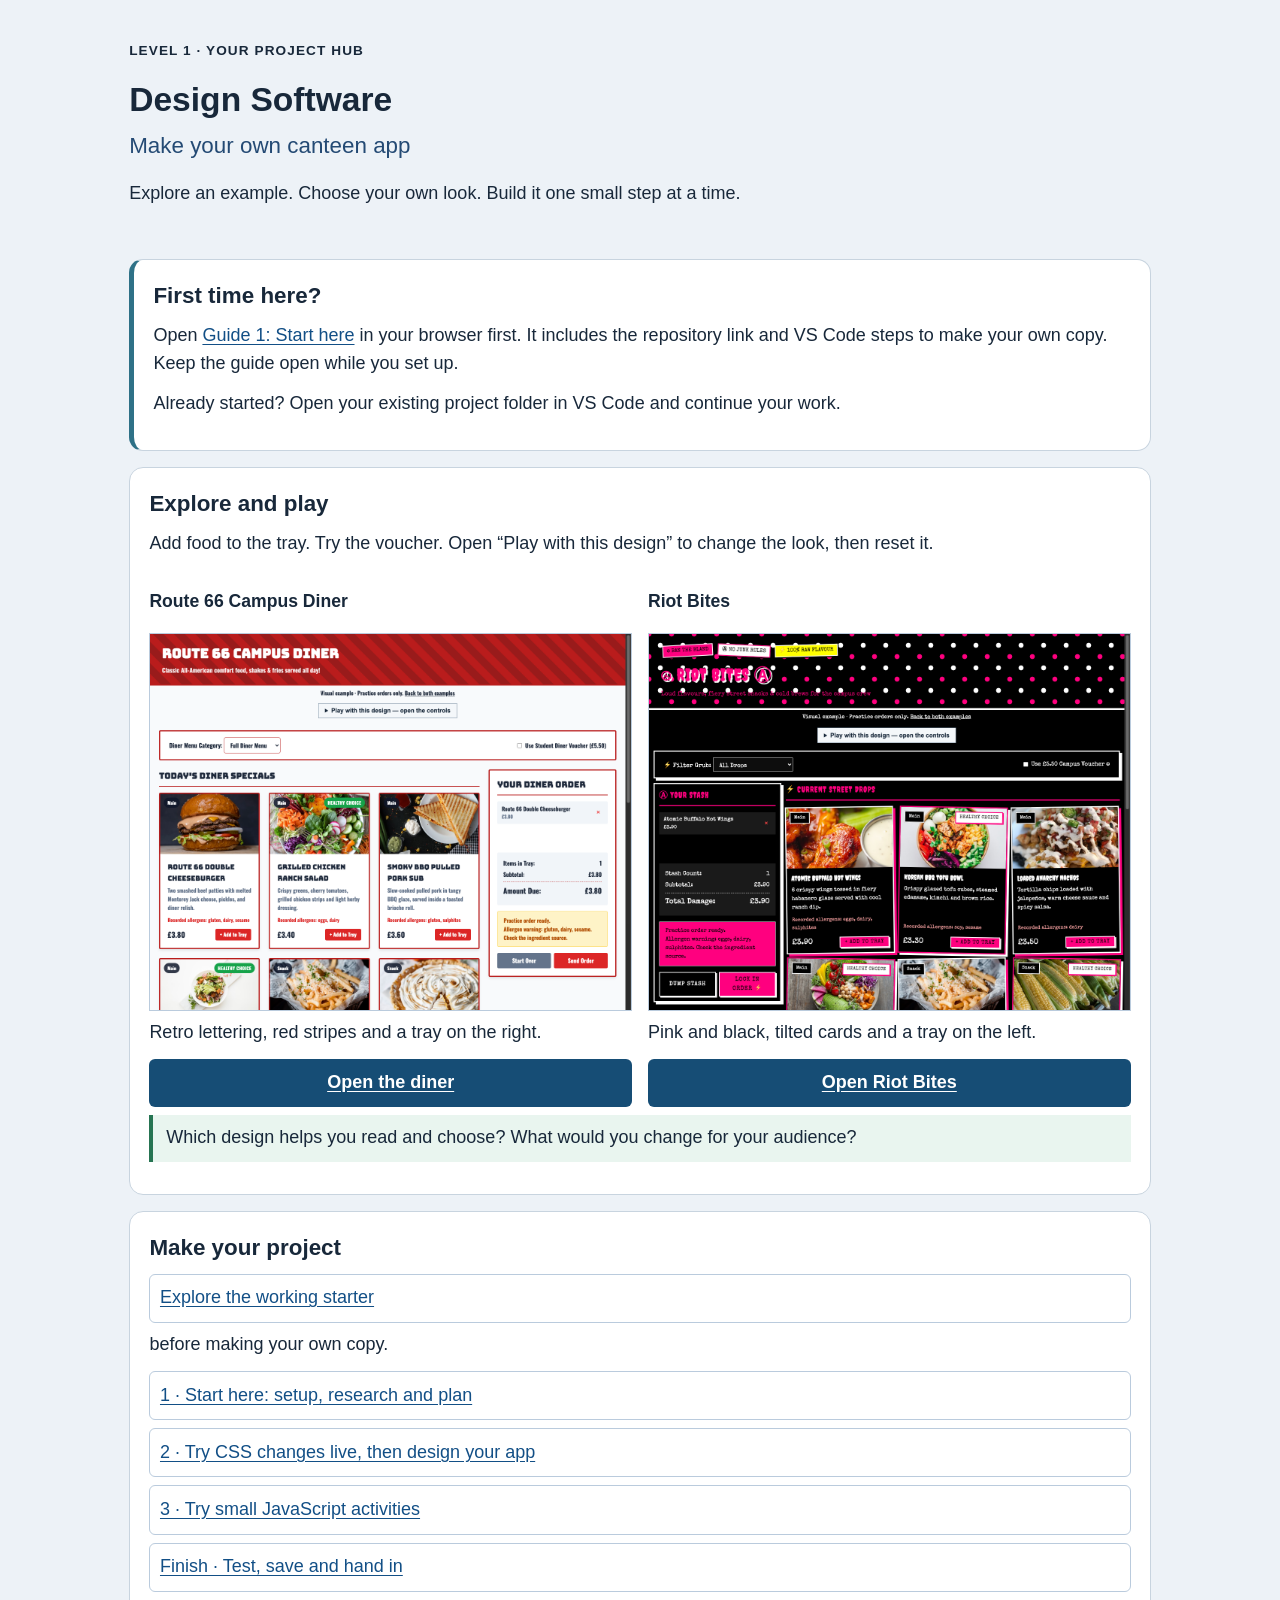
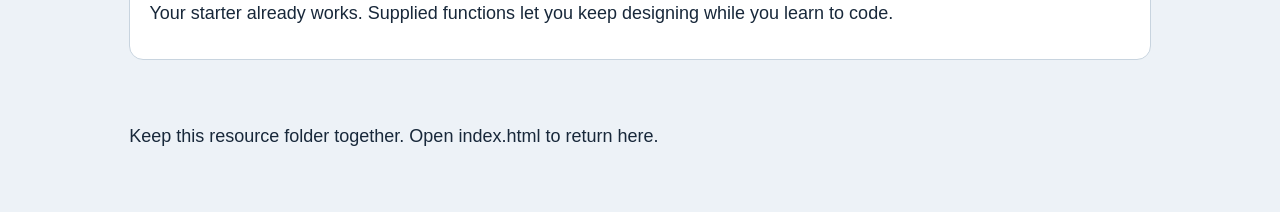
<file: index.html>
<!doctype html><html lang="en-GB"><head><meta charset="utf-8"><meta name="viewport" content="width=device-width,initial-scale=1"><title>Design Software — Start here</title><link rel="stylesheet" href="guides/guide.css"><style>.demo-link{display:block;background:#164d75;color:white;padding:.6rem 1rem;border-radius:6px;text-align:center;font-weight:bold}.example-preview{display:block;width:100%;border:1px solid #bacbdd;margin:.5rem 0}.route a{display:block;margin:.5rem 0;padding:.6rem;border:1px solid #bacbdd;border-radius:6px}</style></head><body><header><p class="eyebrow">Level 1 · Your project hub</p><h1>Design Software</h1><p class="subtitle">Make your own canteen app</p><p>Explore an example. Choose your own look. Build it one small step at a time.</p></header><main><section class="step"><h2>First time here?</h2><p>Open <a href="guides/guide-1-research-and-design.html#start">Guide 1: Start here</a> in your browser first. It includes the repository link and VS Code steps to make your own copy. Keep the guide open while you set up.</p><p>Already started? Open your existing project folder in VS Code and continue your work.</p></section><section><h2>Explore and play</h2><p>Add food to the tray. Try the voucher. Open “Play with this design” to change the look, then reset it.</p><div class="row"><article id="diner"><h3>Route 66 Campus Diner</h3><a href="examples/demo-americana-diner/index.html"><img class="example-preview" src="examples/previews/diner.png" alt="Diner example with red stripes, bold lettering and a menu grid"></a><p>Retro lettering, red stripes and a tray on the right.</p><a class="demo-link" href="examples/demo-americana-diner/index.html">Open the diner</a></article><article id="punk"><h3>Riot Bites</h3><a href="examples/demo-punk-eats/index.html"><img class="example-preview" src="examples/previews/punk.png" alt="Punk example with pink and black decoration and a tray on the left"></a><p>Pink and black, tilted cards and a tray on the left.</p><a class="demo-link" href="examples/demo-punk-eats/index.html">Open Riot Bites</a></article></div><p class="check">Which design helps you read and choose? What would you change for your audience?</p></section><section class="route" id="starter"><h2>Make your project</h2><p><a href="template/index.html">Explore the working starter</a> before making your own copy.</p><a href="guides/guide-1-research-and-design.html#start">1 · Start here: setup, research and plan</a><a href="guides/guide-2-customising-styles.html#play">2 · Try CSS changes live, then design your app</a><a href="guides/guide-3-coding-challenges.html">3 · Try small JavaScript activities</a><a href="guides/git-and-testing-guide.html#test">Finish · Test, save and hand in</a><p>Your starter already works. Supplied functions let you keep designing while you learn to code.</p></section></main><footer><p>Keep this resource folder together. Open index.html to return here.</p></footer></body></html>
</file>
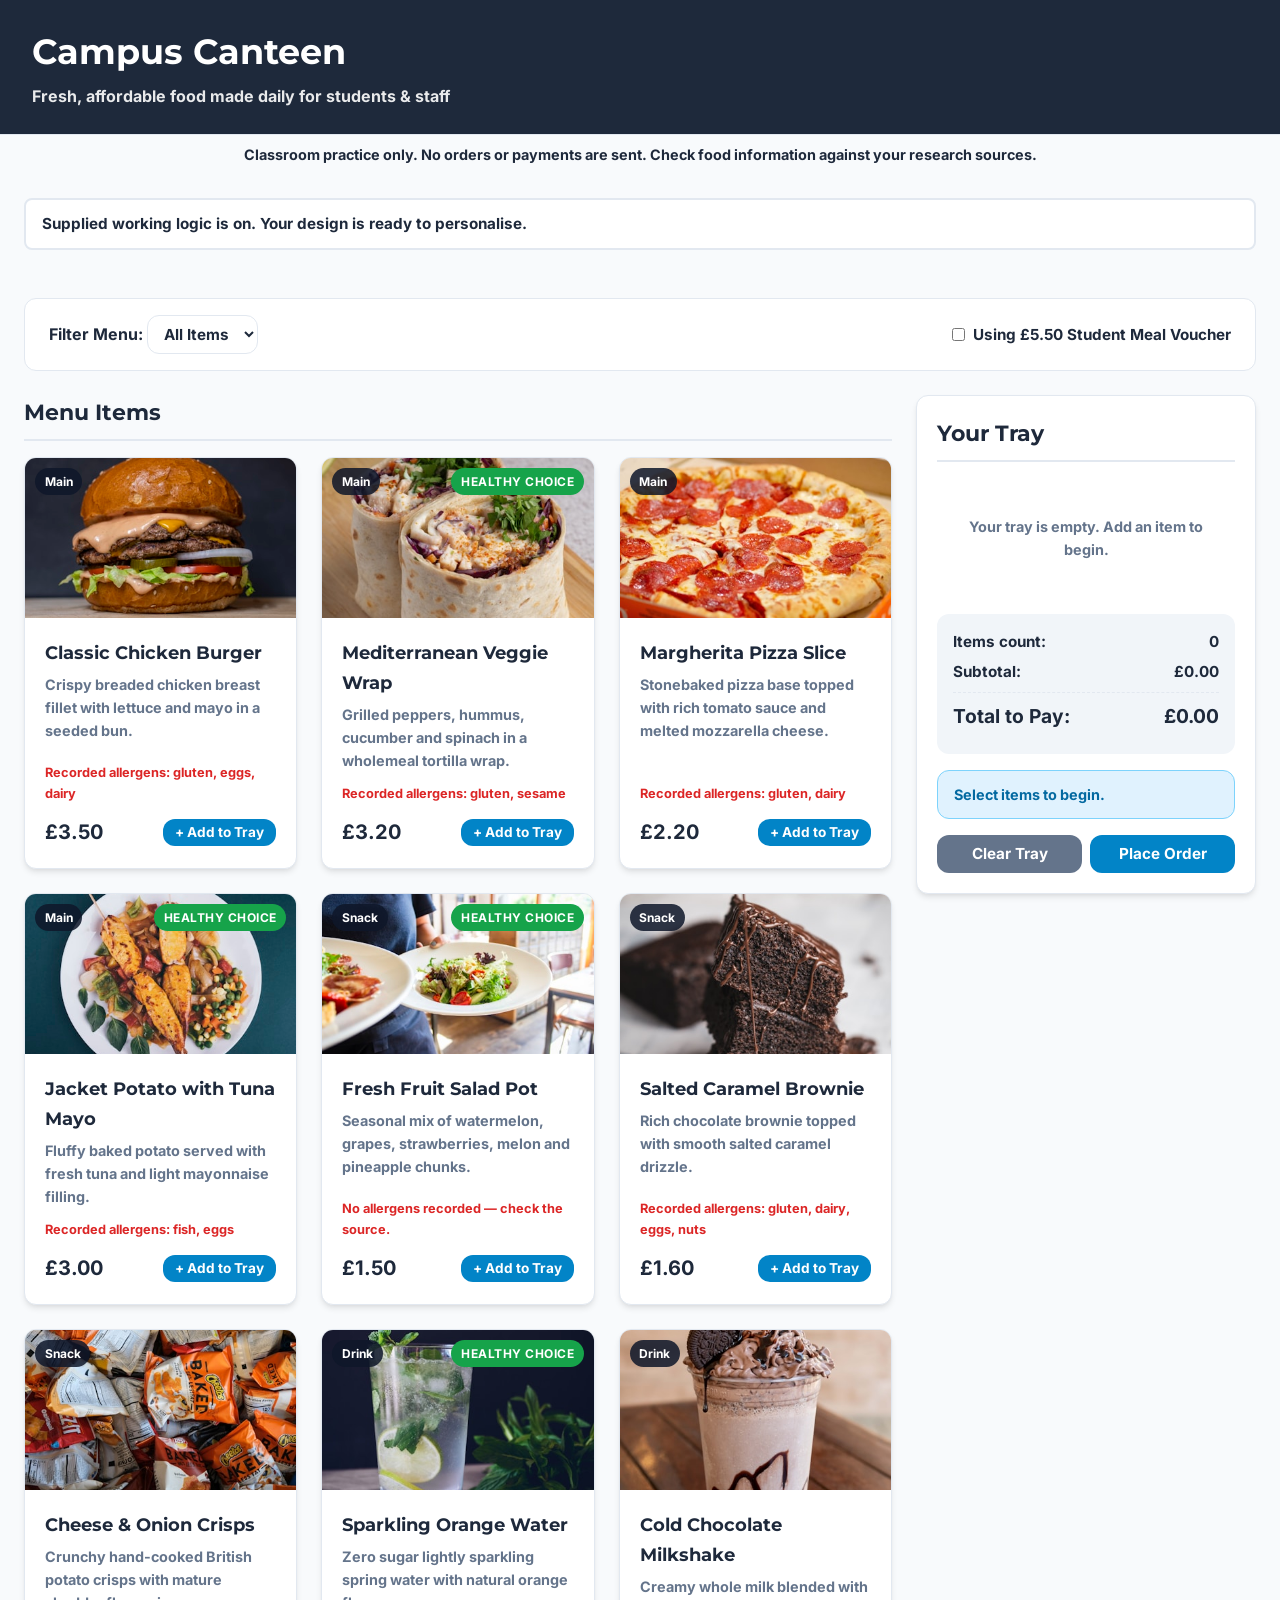
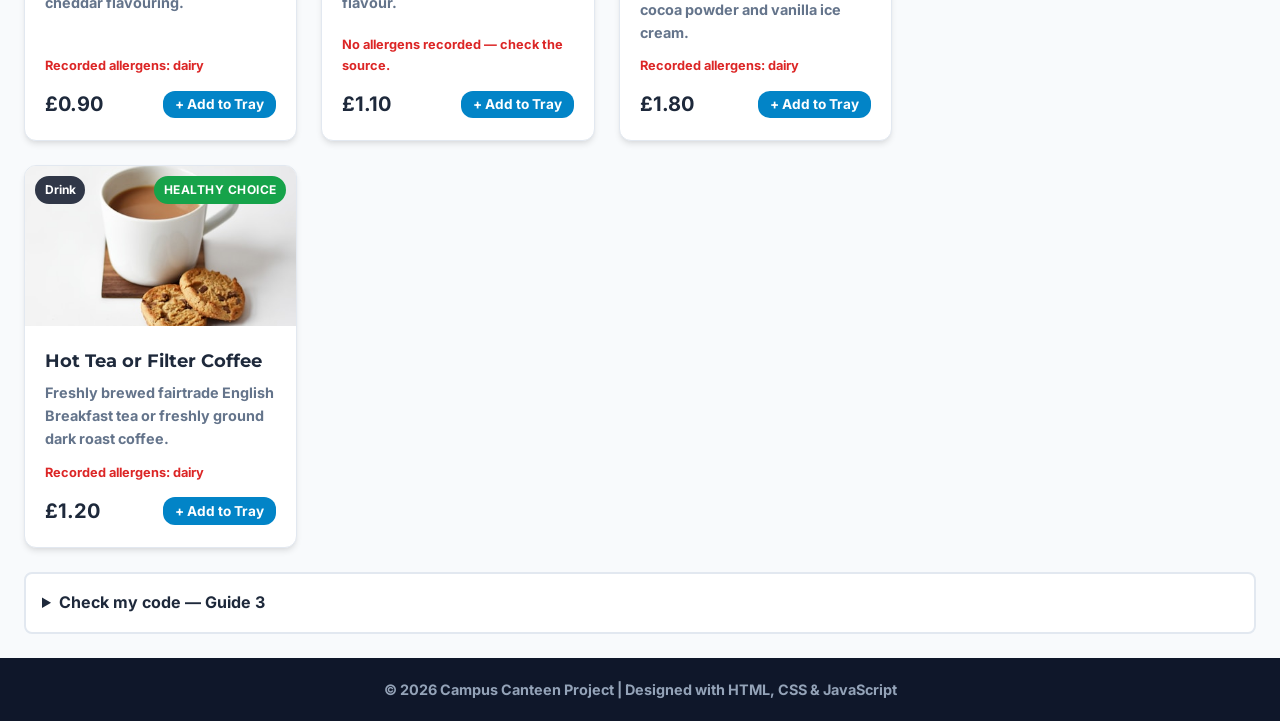
<file: template/index.html>
<!DOCTYPE html>
<html lang="en-GB">
<head>
  <meta charset="UTF-8">
  <meta name="viewport" content="width=device-width, initial-scale=1.0">
  <title>Canteen Ordering System</title>

  <link rel="stylesheet" href="style.css">
</head>

<!-- 
  DESIGN CHOICES (Customise by changing class names on <body>):
  
  1. Layout:     layout-grid | layout-flex | layout-sidebar-left | layout-single-column
  2. Colour:     colour-light | colour-dark | colour-contrast
  3. Theme:      theme-modern | theme-retro | theme-americana | theme-punk | theme-emo
  4. Spacing:    spacing-compact | spacing-standard | spacing-spacious
  OPTIONAL: add ONE choice from any group below (Guide 2).
  Heading: heading-clean | heading-bold | heading-serif
  Body: body-clear | body-rounded | body-mono
  Accent: accent-blue | accent-purple | accent-green | accent-orange
  Cards: cards-square | cards-soft | cards-round
-->
<body class="layout-grid colour-light theme-modern spacing-standard">

  <header class="app-header">
    <div class="header-container">
      <!-- NAME: change your app name below. -->
      <h1 id="app-title">Campus Canteen</h1>
      <!-- TAGLINE: change the short description below. -->
      <p id="app-tagline">Fresh, affordable food made daily for students & staff</p>
    </div>
  </header>

  <p class="student-note">Classroom practice only. No orders or payments are sent. Check food information against your research sources.</p>

  <main class="app-main">
    
    <!-- Filter and search bar -->
    <section class="filter-section">
      <div class="filter-group">
        <label for="filter-type">Filter Menu:</label>
        <select id="filter-type">
          <option value="all">All Items</option>
          <option value="main">Mains</option>
          <option value="snack">Snacks</option>
          <option value="drink">Drinks</option>
        </select>
      </div>

      <div class="filter-group">
        <label class="checkbox-label">
          <input type="checkbox" id="voucher-toggle">
          Using £5.50 Student Meal Voucher
        </label>
      </div>
    </section>

    <!-- Menu grid/list of food items -->
    <section class="menu-section">
      <h2 class="section-heading">Menu Items</h2>
      <div id="menu-container" class="menu-container">
        <!-- Menu cards will be inserted here by JavaScript -->
      </div>
    </section>

    <!-- Order summary and checkout -->
    <aside class="order-section">
      <h2 class="section-heading">Your Tray</h2>

      <div id="order-items-list" class="order-items-list">
        <p class="empty-tray-message">Your tray is empty. Click "+ Add to Tray" on any menu item!</p>
      </div>

      <div class="order-summary-box">
        <div class="summary-row">
          <span>Items count:</span>
          <span id="summary-count">0</span>
        </div>
        <div class="summary-row">
          <span>Subtotal:</span>
          <span id="summary-subtotal">£0.00</span>
        </div>
        <div class="summary-row discount-row" id="discount-row" style="display: none;">
          <span id="discount-label">Healthy Promo (10% off):</span>
          <span id="summary-discount">-£0.00</span>
        </div>
        <hr class="summary-divider">
        <div class="summary-row total-row">
          <span>Total to Pay:</span>
          <span id="summary-total">£0.00</span>
        </div>
      </div>

      <!-- Alerts and status feedback box -->
      <div id="status-feedback" class="status-feedback info" role="status" aria-live="polite" aria-atomic="true">
        <p id="status-message">Select items to begin your order.</p>
      </div>

      <div class="order-actions">
        <button id="btn-clear" class="btn btn-secondary">Clear Tray</button>
        <button id="btn-checkout" class="btn btn-primary">Place Order</button>
      </div>
    </aside>

  </main>

  <footer class="app-footer">
    <p>&copy; 2026 Campus Canteen Project | Designed with HTML, CSS & JavaScript</p>
  </footer>

  <!-- Scripts -->
  <script src="app.js"></script>
  <script src="util.js"></script>
</body>
</html>
</file>
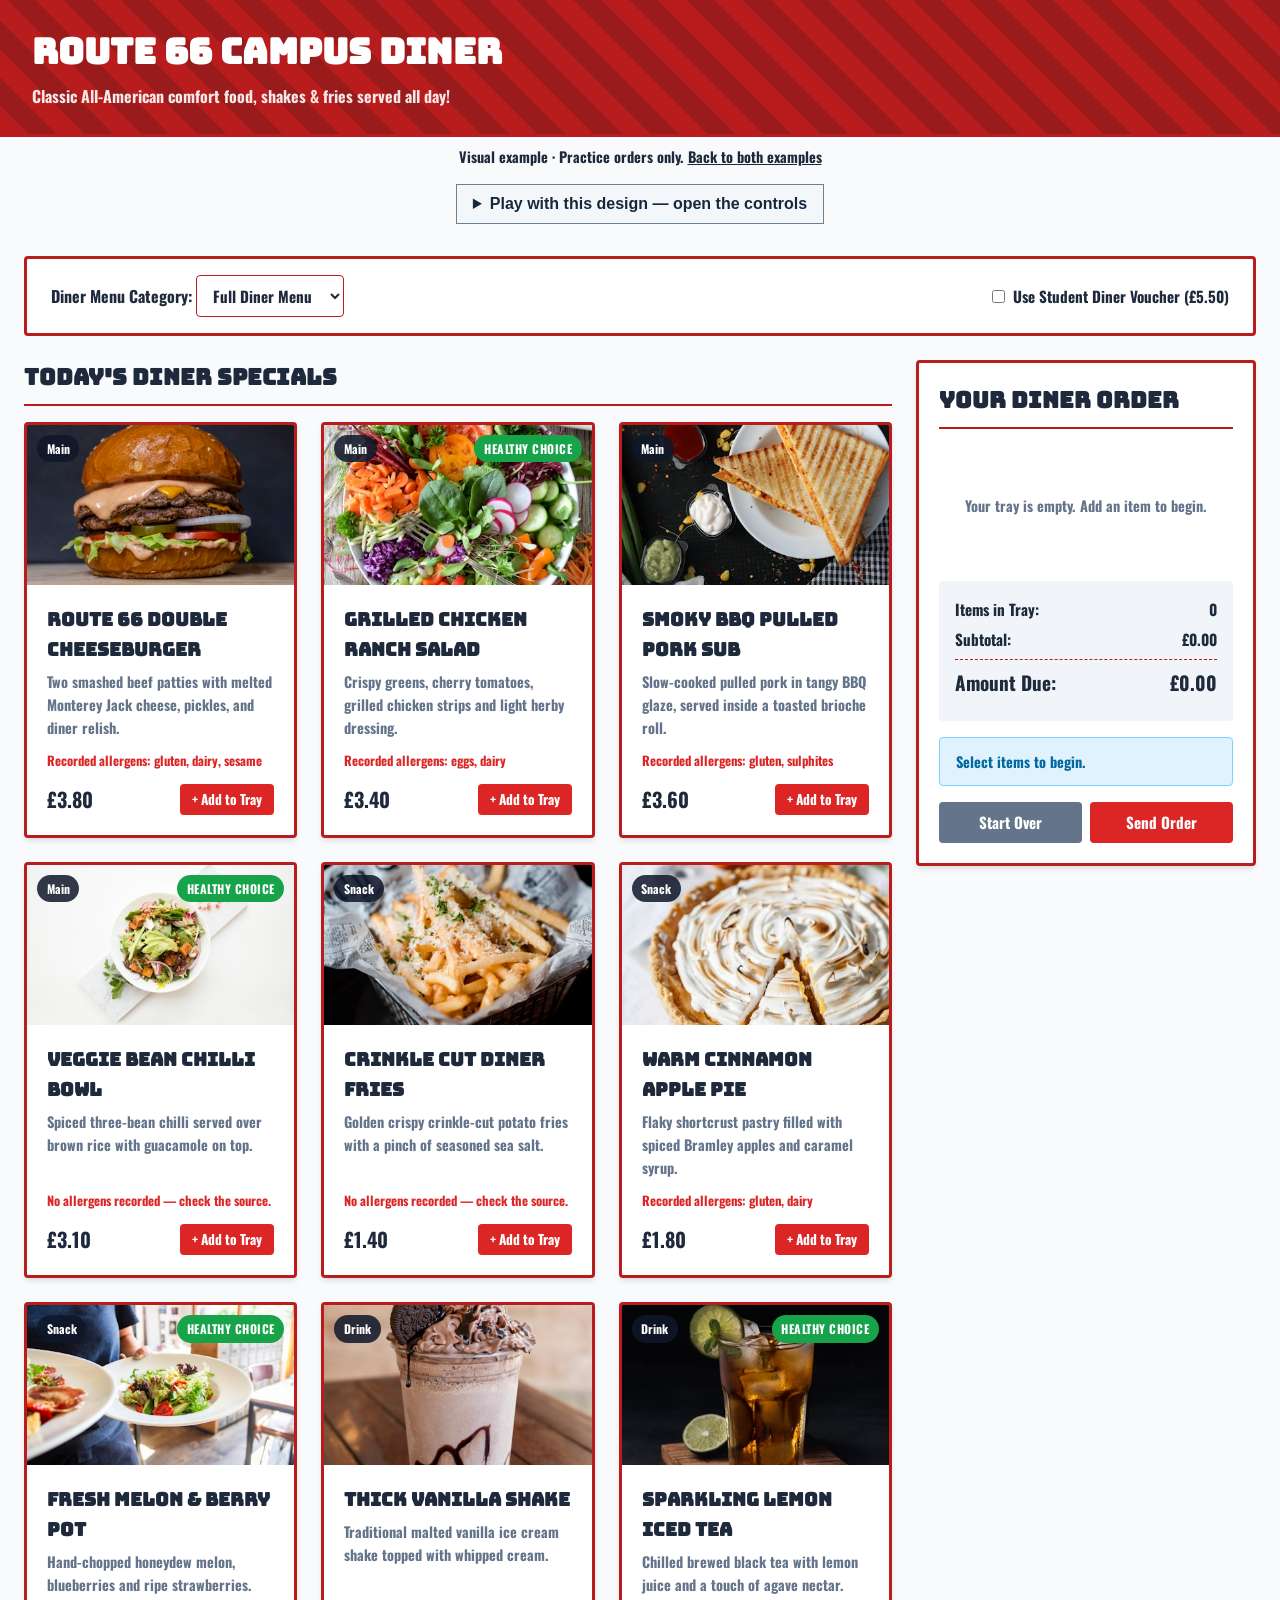
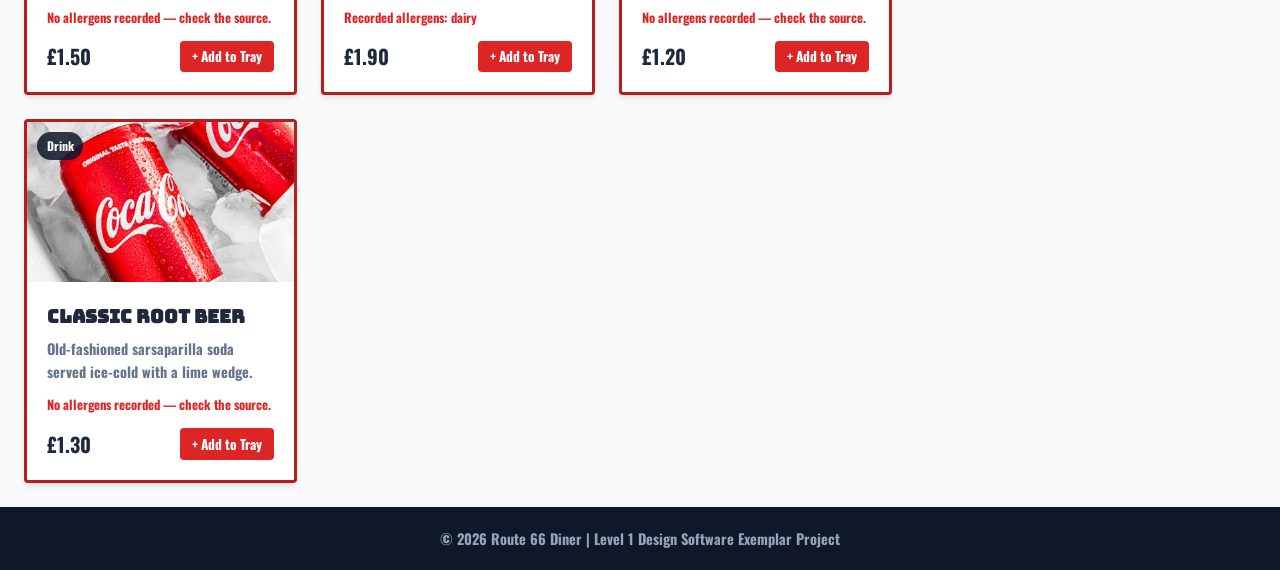
<file: examples/demo-americana-diner/index.html>
<!DOCTYPE html>
<html lang="en-GB">
<head>
  <meta charset="UTF-8">
  <meta name="viewport" content="width=device-width, initial-scale=1.0">
  <title>Route 66 Campus Diner - Example Project</title>

  <link rel="stylesheet" href="../../template/style.css">
  <script defer src="../demo-play.js"></script>
  <link rel="stylesheet" href="../demo-play.css">
</head>

<!--
  DEMO 1 DESIGN CHOICES:
  - Layout:  layout-grid (Organised, structured multi-column grid with tray on right)
  - Colour:  colour-light (Bright clean diner atmosphere)
  - Theme:   theme-americana (Bold Bungee font, red diner borders, retro Americana feel)
  - Spacing: spacing-standard (Comfortable spacing for easy reading)
-->
<body class="layout-grid colour-light theme-americana spacing-standard">

  <header class="app-header">
    <div class="header-container">
      <h1 id="app-title">Route 66 Campus Diner</h1>
      <p id="app-tagline">Classic All-American comfort food, shakes & fries served all day!</p>
    </div>
  </header>

  <p class="student-note">Visual example · Practice orders only. <a href="../../index.html">Back to both examples</a></p>

  <main class="app-main">
    
    <!-- Filter and search bar -->
    <section class="filter-section">
      <div class="filter-group">
        <label for="filter-type">Diner Menu Category:</label>
        <select id="filter-type">
          <option value="all">Full Diner Menu</option>
          <option value="main">Diner Mains</option>
          <option value="snack">Sides & Desserts</option>
          <option value="drink">Shakes & Drinks</option>
        </select>
      </div>

      <div class="filter-group">
        <label class="checkbox-label">
          <input type="checkbox" id="voucher-toggle">
          Use Student Diner Voucher (£5.50)
        </label>
      </div>
    </section>

    <!-- Menu grid -->
    <section class="menu-section">
      <h2 class="section-heading">Today's Diner Specials</h2>
      <div id="menu-container" class="menu-container">
        <!-- Injected by util.js -->
      </div>
    </section>

    <!-- Order summary and tray -->
    <aside class="order-section">
      <h2 class="section-heading">Your Diner Order</h2>

      <div id="order-items-list" class="order-items-list">
        <p class="empty-tray-message">Your tray is empty. Add your favourite diner items!</p>
      </div>

      <div class="order-summary-box">
        <div class="summary-row">
          <span>Items in Tray:</span>
          <span id="summary-count">0</span>
        </div>
        <div class="summary-row">
          <span>Subtotal:</span>
          <span id="summary-subtotal">£0.00</span>
        </div>
        <div class="summary-row discount-row" id="discount-row" style="display: none;">
          <span id="discount-label">Healthy Choice Promo (10% off):</span>
          <span id="summary-discount">-£0.00</span>
        </div>
        <hr class="summary-divider">
        <div class="summary-row total-row">
          <span>Amount Due:</span>
          <span id="summary-total">£0.00</span>
        </div>
      </div>

      <div id="status-feedback" class="status-feedback info" role="status" aria-live="polite" aria-atomic="true">
        <p id="status-message">Welcome to Route 66 Diner! Add items to get started.</p>
      </div>

      <div class="order-actions">
        <button id="btn-clear" class="btn btn-secondary">Start Over</button>
        <button id="btn-checkout" class="btn btn-primary">Send Order</button>
      </div>
    </aside>

  </main>

  <footer class="app-footer">
    <p>&copy; 2026 Route 66 Diner | Level 1 Design Software Exemplar Project</p>
  </footer>

  <script src="app.js"></script>
  <script src="../../template/util.js"></script>
</body>
</html>
</file>
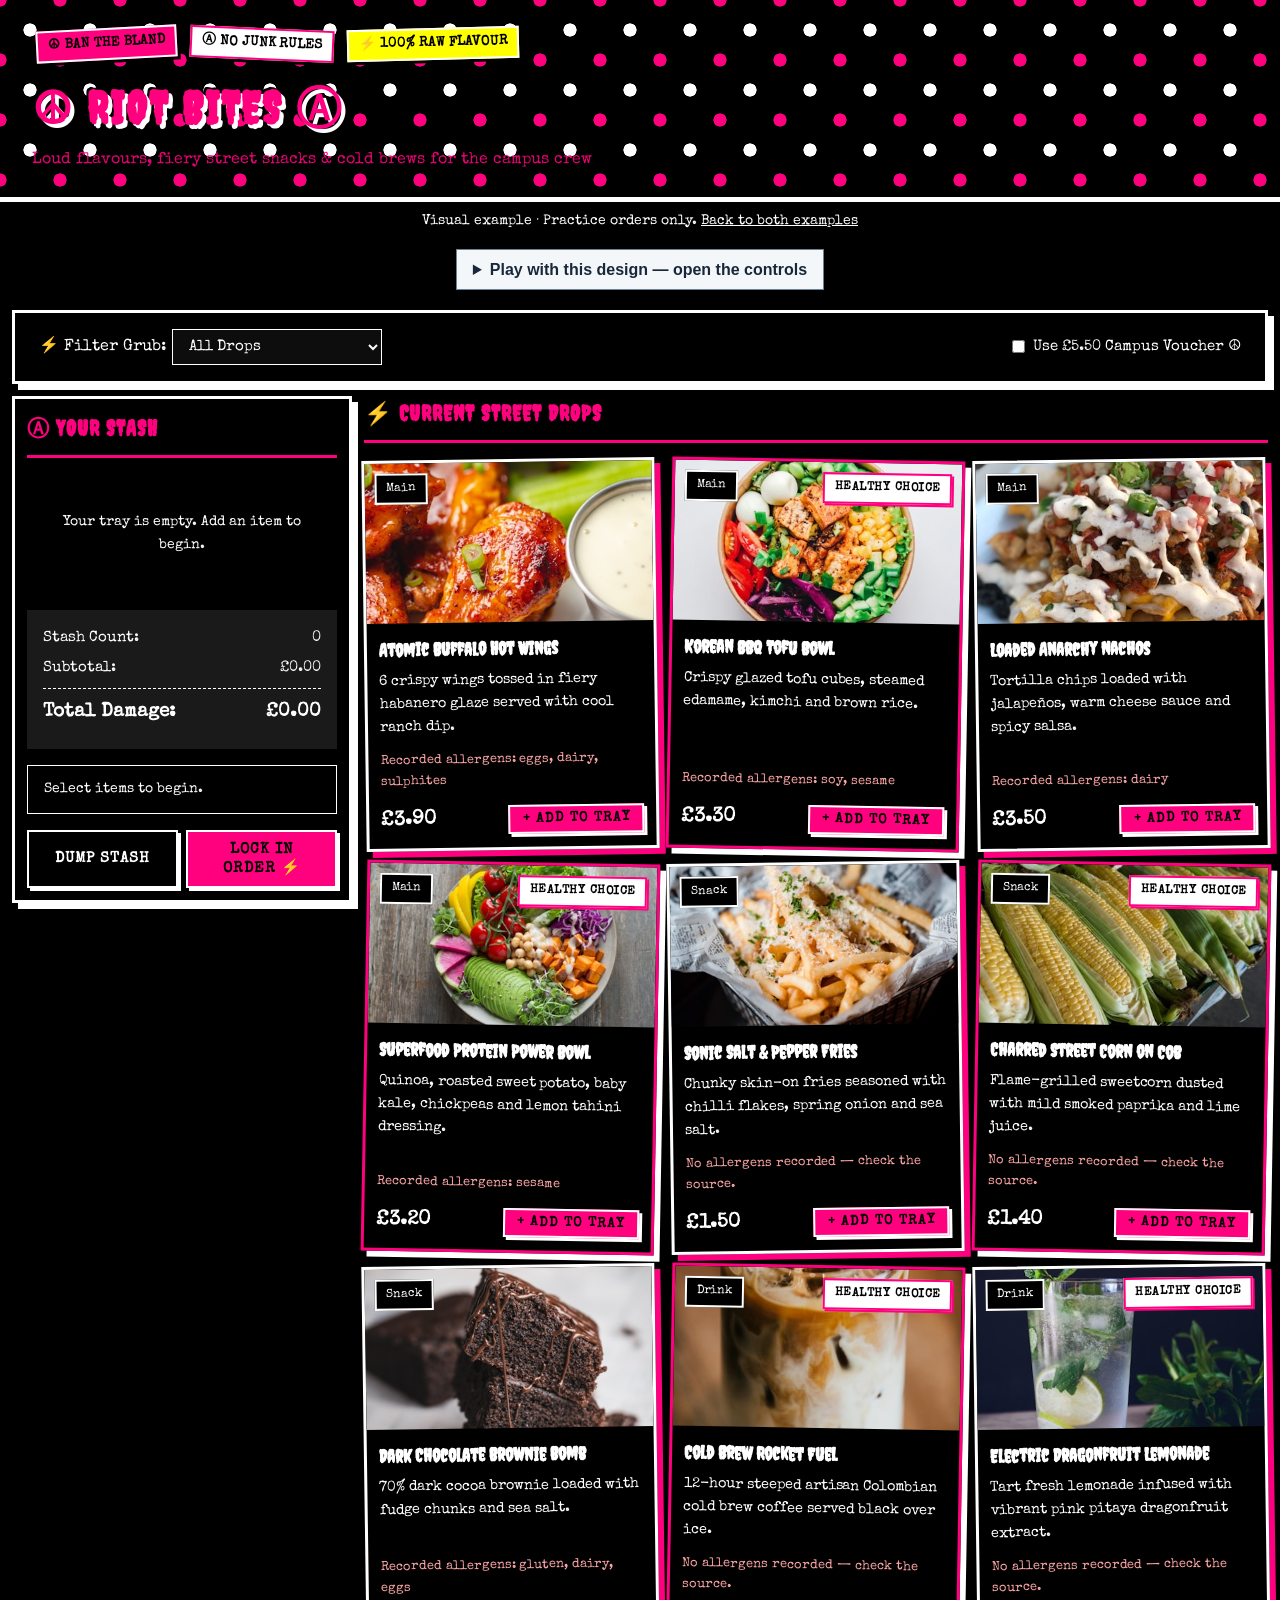
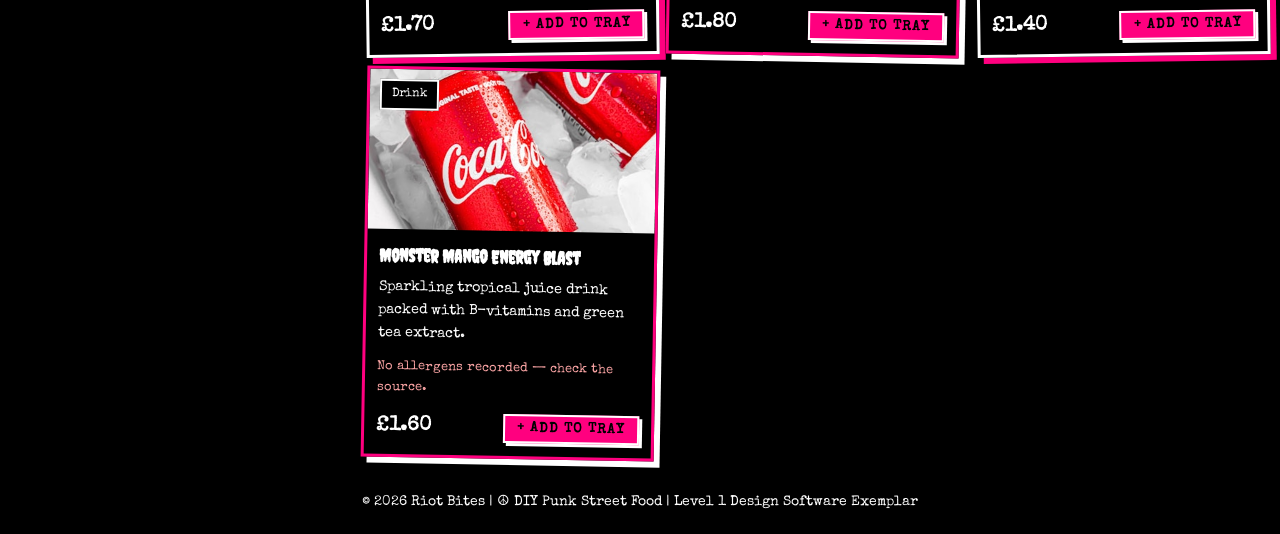
<file: examples/demo-punk-eats/index.html>
<!DOCTYPE html>
<html lang="en-GB">
<head>
  <meta charset="UTF-8">
  <meta name="viewport" content="width=device-width, initial-scale=1.0">
  <title>Riot Bites - Street Food Ordering</title>

  <link rel="stylesheet" href="../../template/style.css">
  <script defer src="../demo-play.js"></script>
  <link rel="stylesheet" href="../demo-play.css">
</head>

<!--
  DEMO 2 DESIGN CHOICES:
  - Layout:  layout-sidebar-left (Distinct wireframe choice: Tray on the LEFT, menu on the RIGHT)
  - Colour:  colour-dark (Stark black & white high-contrast underground zine vibe)
  - Theme:   theme-punk (Creepster & Special Elite fonts, jagged tilted cards, ban-the-bomb & anarchy stickers)
  - Spacing: spacing-compact (Snug, punchy spacing)
-->
<body class="layout-sidebar-left colour-dark theme-punk spacing-compact">

  <header class="app-header">
    <div class="header-container">
      <div style="margin-bottom: 0.5rem;">
        <span class="punk-sticker">☮ BAN THE BLAND</span>
        <span class="punk-sticker sticker-white">Ⓐ NO JUNK RULES</span>
        <span class="punk-sticker sticker-yellow">⚡ 100% RAW FLAVOUR</span>
      </div>
      <h1 id="app-title">☮ RIOT BITES Ⓐ</h1>
      <p id="app-tagline">Loud flavours, fiery street snacks & cold brews for the campus crew</p>
    </div>
  </header>

  <p class="student-note">Visual example · Practice orders only. <a href="../../index.html">Back to both examples</a></p>

  <main class="app-main">
    
    <!-- Filter Bar -->
    <section class="filter-section">
      <div class="filter-group">
        <label for="filter-type">⚡ Filter Grub:</label>
        <select id="filter-type">
          <option value="all">All Drops</option>
          <option value="main">Heavy Hitters (Mains)</option>
          <option value="snack">Side Kicks (Snacks)</option>
          <option value="drink">Liquid Fuel (Drinks)</option>
        </select>
      </div>

      <div class="filter-group">
        <label class="checkbox-label">
          <input type="checkbox" id="voucher-toggle">
          Use £5.50 Campus Voucher ☮
        </label>
      </div>
    </section>

    <!-- Menu container -->
    <section class="menu-section">
      <h2 class="section-heading">⚡ Current Street Drops</h2>
      <div id="menu-container" class="menu-container">
        <!-- Dynamic cards -->
      </div>
    </section>

    <!-- Order summary (Positioned on the Left in layout-sidebar-left) -->
    <aside class="order-section">
      <h2 class="section-heading">Ⓐ Your Stash</h2>

      <div id="order-items-list" class="order-items-list">
        <p class="empty-tray-message">Your stash is empty! Tap '+ Add to Tray' to load up.</p>
      </div>

      <div class="order-summary-box">
        <div class="summary-row">
          <span>Stash Count:</span>
          <span id="summary-count">0</span>
        </div>
        <div class="summary-row">
          <span>Subtotal:</span>
          <span id="summary-subtotal">£0.00</span>
        </div>
        <div class="summary-row discount-row" id="discount-row" style="display: none;">
          <span id="discount-label">Healthy Promo (-10%):</span>
          <span id="summary-discount">-£0.00</span>
        </div>
        <hr class="summary-divider">
        <div class="summary-row total-row">
          <span>Total Damage:</span>
          <span id="summary-total">£0.00</span>
        </div>
      </div>

      <div id="status-feedback" class="status-feedback info" role="status" aria-live="polite" aria-atomic="true">
        <p id="status-message">Ready when you are. Pick your bites!</p>
      </div>

      <div class="order-actions">
        <button id="btn-clear" class="btn btn-secondary">Dump Stash</button>
        <button id="btn-checkout" class="btn btn-primary">Lock In Order ⚡</button>
      </div>
    </aside>

  </main>

  <footer class="app-footer">
    <p>&copy; 2026 Riot Bites | ☮ DIY Punk Street Food | Level 1 Design Software Exemplar</p>
  </footer>

  <script src="app.js"></script>
  <script src="../../template/util.js"></script>
</body>
</html>
</file>
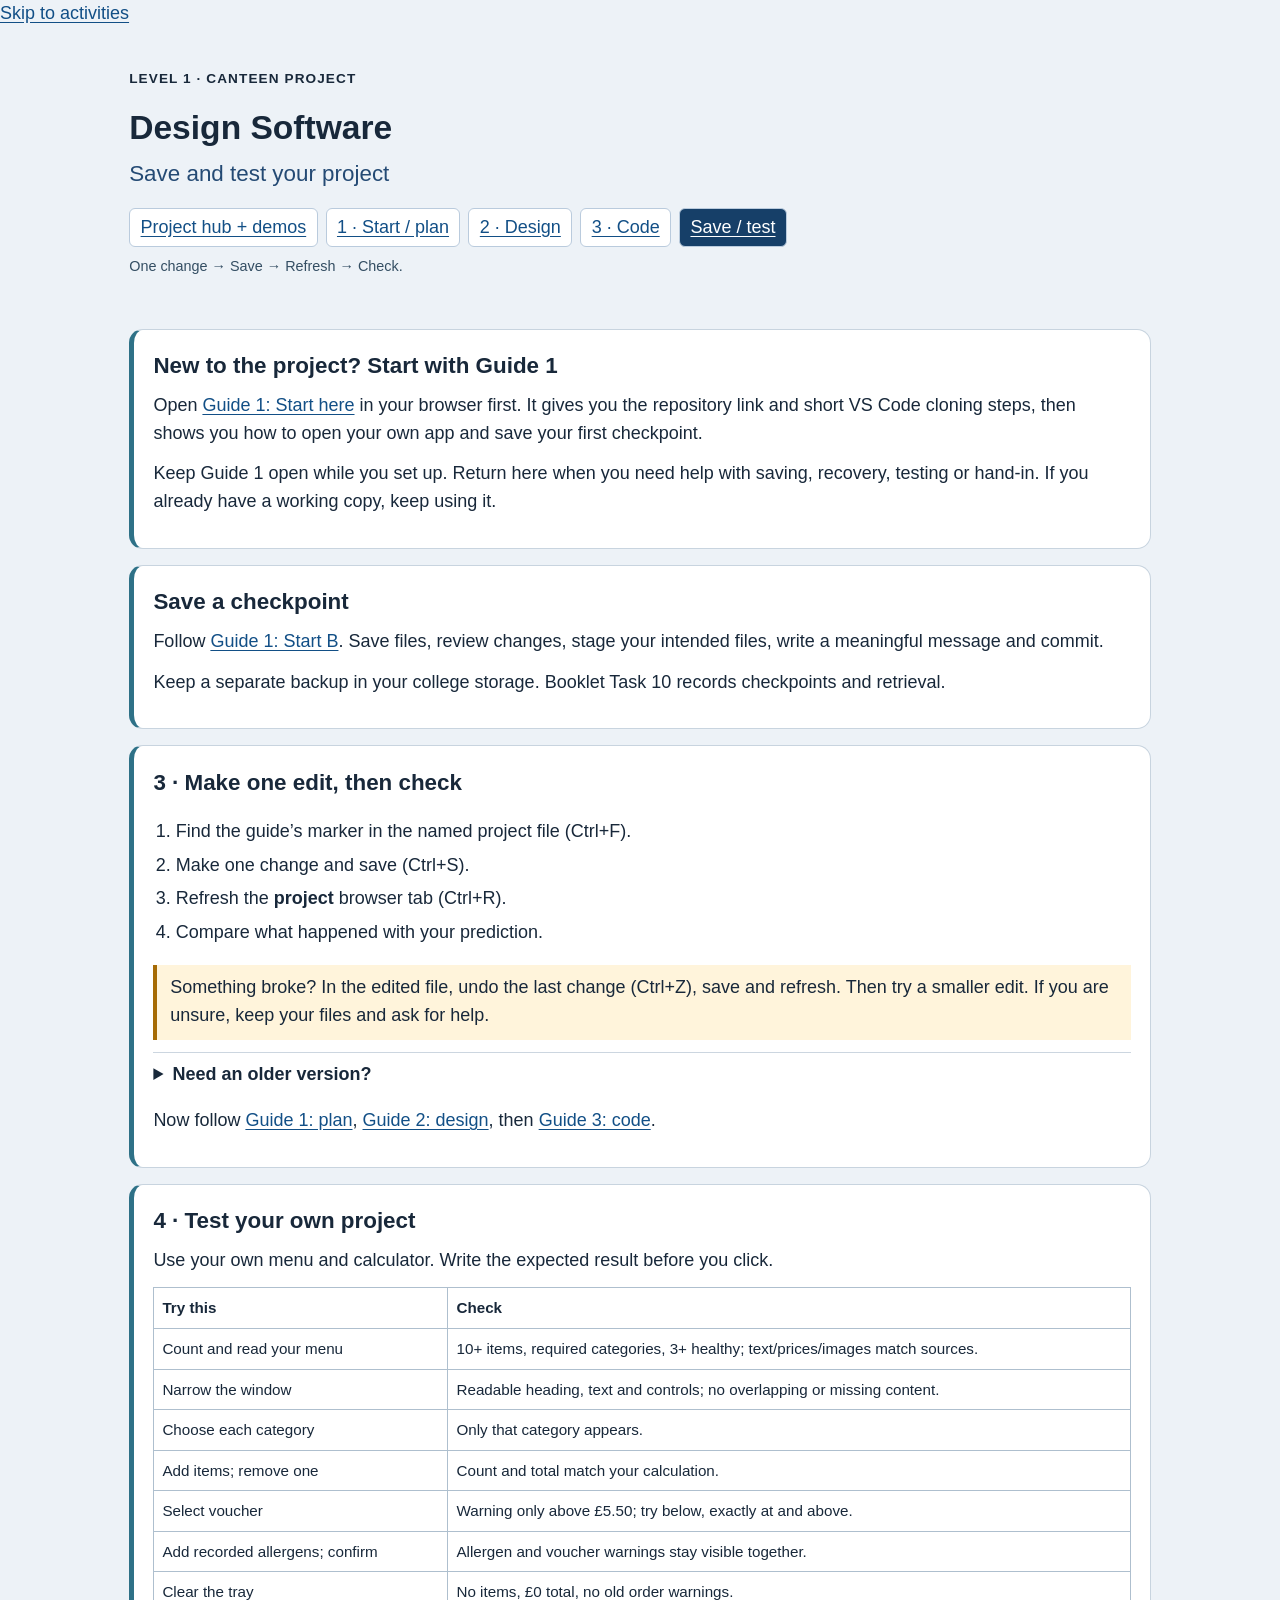
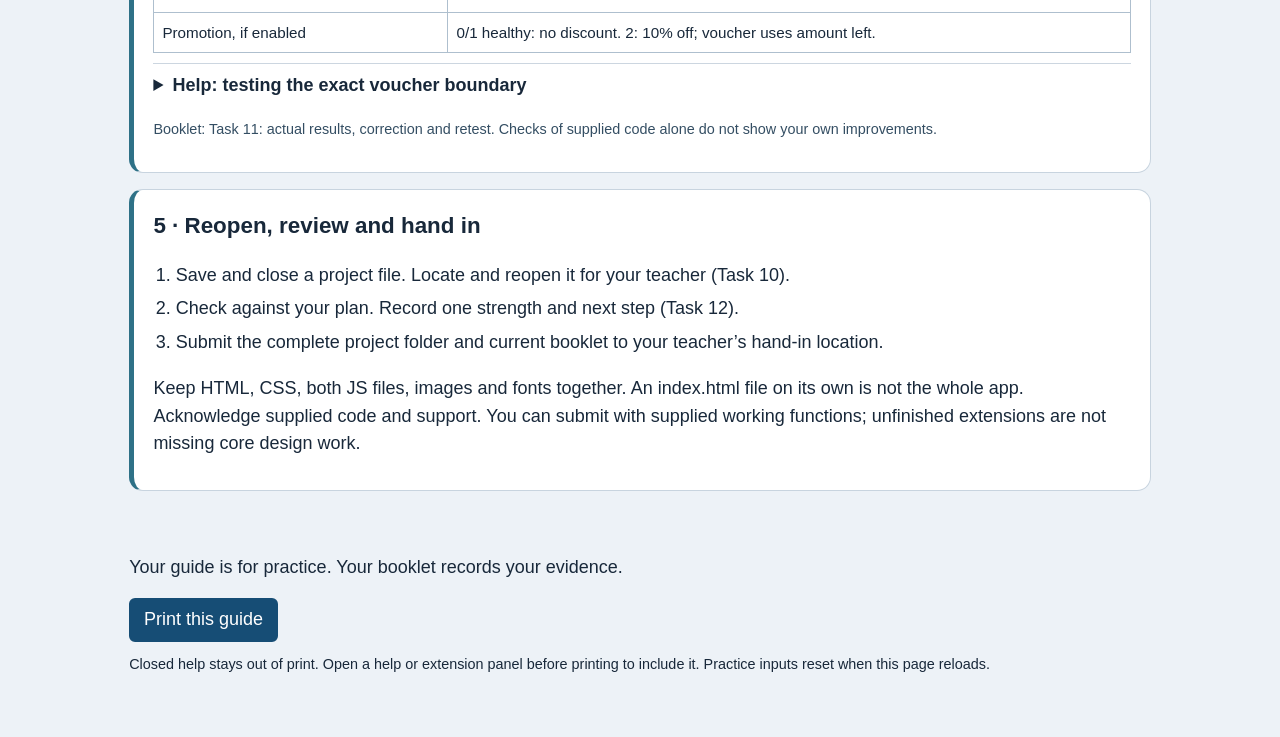
<file: guides/git-and-testing-guide.html>
<!doctype html><html lang="en-GB"><head><meta charset="utf-8"><meta name="viewport" content="width=device-width,initial-scale=1"><title>Design Software — Save and test your project</title><link rel="stylesheet" href="guide.css"><script defer src="guide-tools.js"></script></head><body><a class="no-print" href="#main">Skip to activities</a>
<header>
<p class="eyebrow">Level 1 · Canteen project</p>

<h1>Design Software</h1>

<p class="subtitle">Save and test your project</p>

<nav aria-label="Guides"><a href="../index.html">Project hub + demos</a><a href="guide-1-research-and-design.html">1 · Start / plan</a><a href="guide-2-customising-styles.html">2 · Design</a><a href="guide-3-coding-challenges.html">3 · Code</a><a href="git-and-testing-guide.html" aria-current="page">Save / test</a></nav>

<p class="save">One change → Save → Refresh → Check.</p>
</header>

<main id="main">
<section id="setup" class="step"><h2>New to the project? Start with Guide 1</h2><p>Open <a href="guide-1-research-and-design.html#start">Guide 1: Start here</a> in your browser first. It gives you the repository link and short VS Code cloning steps, then shows you how to open your own app and save your first checkpoint.</p><p>Keep Guide 1 open while you set up. Return here when you need help with saving, recovery, testing or hand-in. If you already have a working copy, keep using it.</p></section><section id="checkpoint" class="step"><h2>Save a checkpoint</h2><p>Follow <a href="guide-1-research-and-design.html#checkpoint">Guide 1: Start B</a>. Save files, review changes, stage your intended files, write a meaningful message and commit.</p><p>Keep a separate backup in your college storage. Booklet Task 10 records checkpoints and retrieval.</p></section><section id="recover" class="step">
<h2>3 · Make one edit, then check</h2>

<ol><li>Find the guide’s marker in the named project file (Ctrl+F).</li><li>Make one change and save (Ctrl+S).</li><li>Refresh the <strong>project</strong> browser tab (Ctrl+R).</li><li>Compare what happened with your prediction.</li></ol>

<p class="note">Something broke? In the edited file, undo the last change (Ctrl+Z), save and refresh. Then try a smaller edit. If you are unsure, keep your files and ask for help.</p>

<details><summary>Need an older version?</summary>
<p>Use the file Timeline or Source Control Graph to inspect an earlier checkpoint. Ask your teacher before restoring a version. Discard Changes removes saved edits since the last commit; it is not just Undo. Do not use it as a routine recovery step.</p>
</details>

<p>Now follow <a href="guide-1-research-and-design.html">Guide 1: plan</a>, <a href="guide-2-customising-styles.html">Guide 2: design</a>, then <a href="guide-3-coding-challenges.html">Guide 3: code</a>.</p>
</section>

<section id="test" class="step">
<h2>4 · Test your own project</h2>

<p>Use your own menu and calculator. Write the expected result before you click.</p>

<table><tr><th>Try this</th><th>Check</th></tr><tr><td>Count and read your menu</td><td>10+ items, required categories, 3+ healthy; text/prices/images match sources.</td></tr><tr><td>Narrow the window</td><td>Readable heading, text and controls; no overlapping or missing content.</td></tr><tr><td>Choose each category</td><td>Only that category appears.</td></tr><tr><td>Add items; remove one</td><td>Count and total match your calculation.</td></tr><tr><td>Select voucher</td><td>Warning only above £5.50; try below, exactly at and above.</td></tr><tr><td>Add recorded allergens; confirm</td><td>Allergen and voucher warnings stay visible together.</td></tr><tr><td>Clear the tray</td><td>No items, £0 total, no old order warnings.</td></tr><tr><td>Promotion, if enabled</td><td>0/1 healthy: no discount. 2: 10% off; voucher uses amount left.</td></tr></table>

<details><summary>Help: testing the exact voucher boundary</summary>
<p>If your menu cannot make £5.50, first test the fixed budget cases in Guide 3. For a whole-app boundary check, note an item’s original price, temporarily change it to 5.50, save/refresh and add just that item with promotion off. Check the warning. Repeat below/above. Restore the researched price, save/refresh and check the card again. Record both kinds of test. Do not leave test prices in your submitted menu.</p>
</details>

<p class="save">Booklet: Task 11: actual results, correction and retest. Checks of supplied code alone do not show your own improvements.</p>
</section>

<section id="handin" class="step">
<h2>5 · Reopen, review and hand in</h2>

<ol><li>Save and close a project file. Locate and reopen it for your teacher (Task 10).</li><li>Check against your plan. Record one strength and next step (Task 12).</li><li>Submit the complete project folder and current booklet to your teacher’s hand-in location.</li></ol>

<p>Keep HTML, CSS, both JS files, images and fonts together. An index.html file on its own is not the whole app. Acknowledge supplied code and support. You can submit with supplied working functions; unfinished extensions are not missing core design work.</p>
</section>
</main>

<footer>
<p>Your guide is for practice. Your booklet records your evidence.</p>
<button type="button" data-print>Print this guide</button>
<p class="small">Closed help stays out of print. Open a help or extension panel before printing to include it. Practice inputs reset when this page reloads.</p>
</footer>
</body></html>
</file>
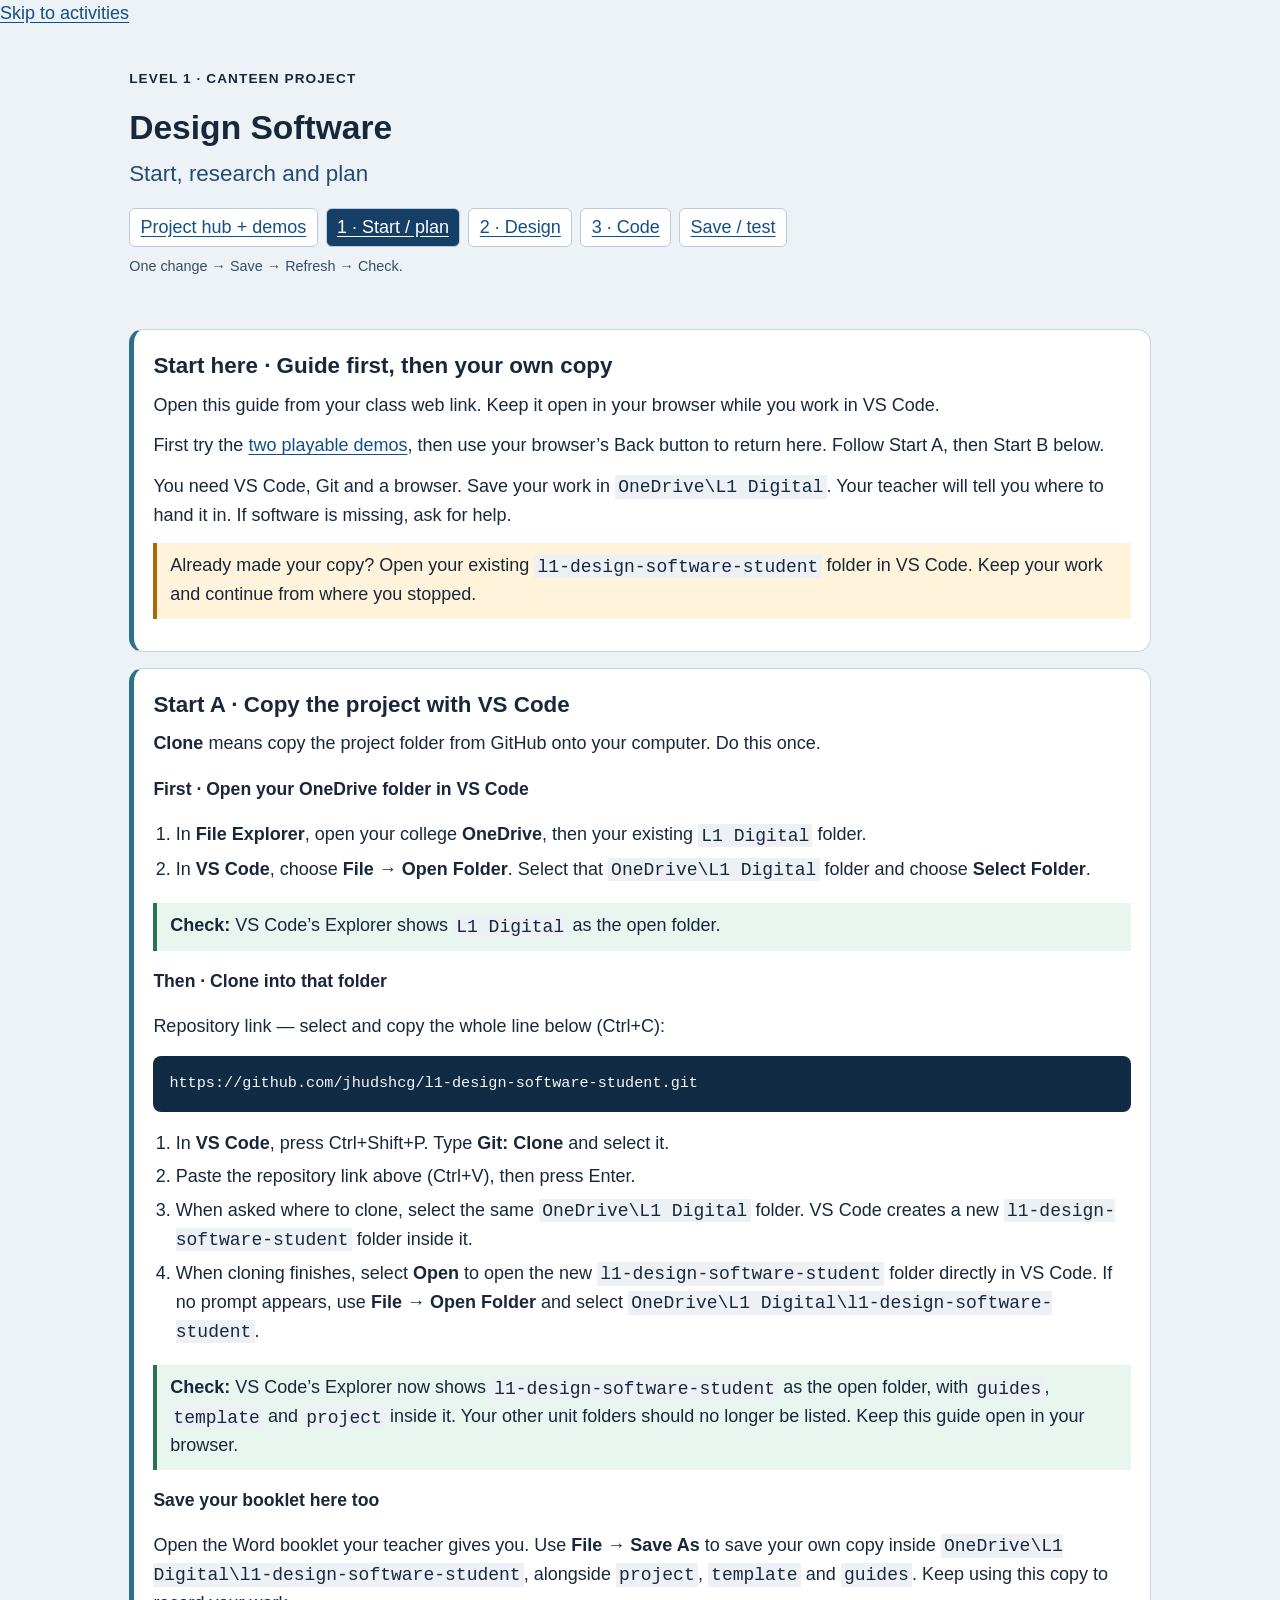
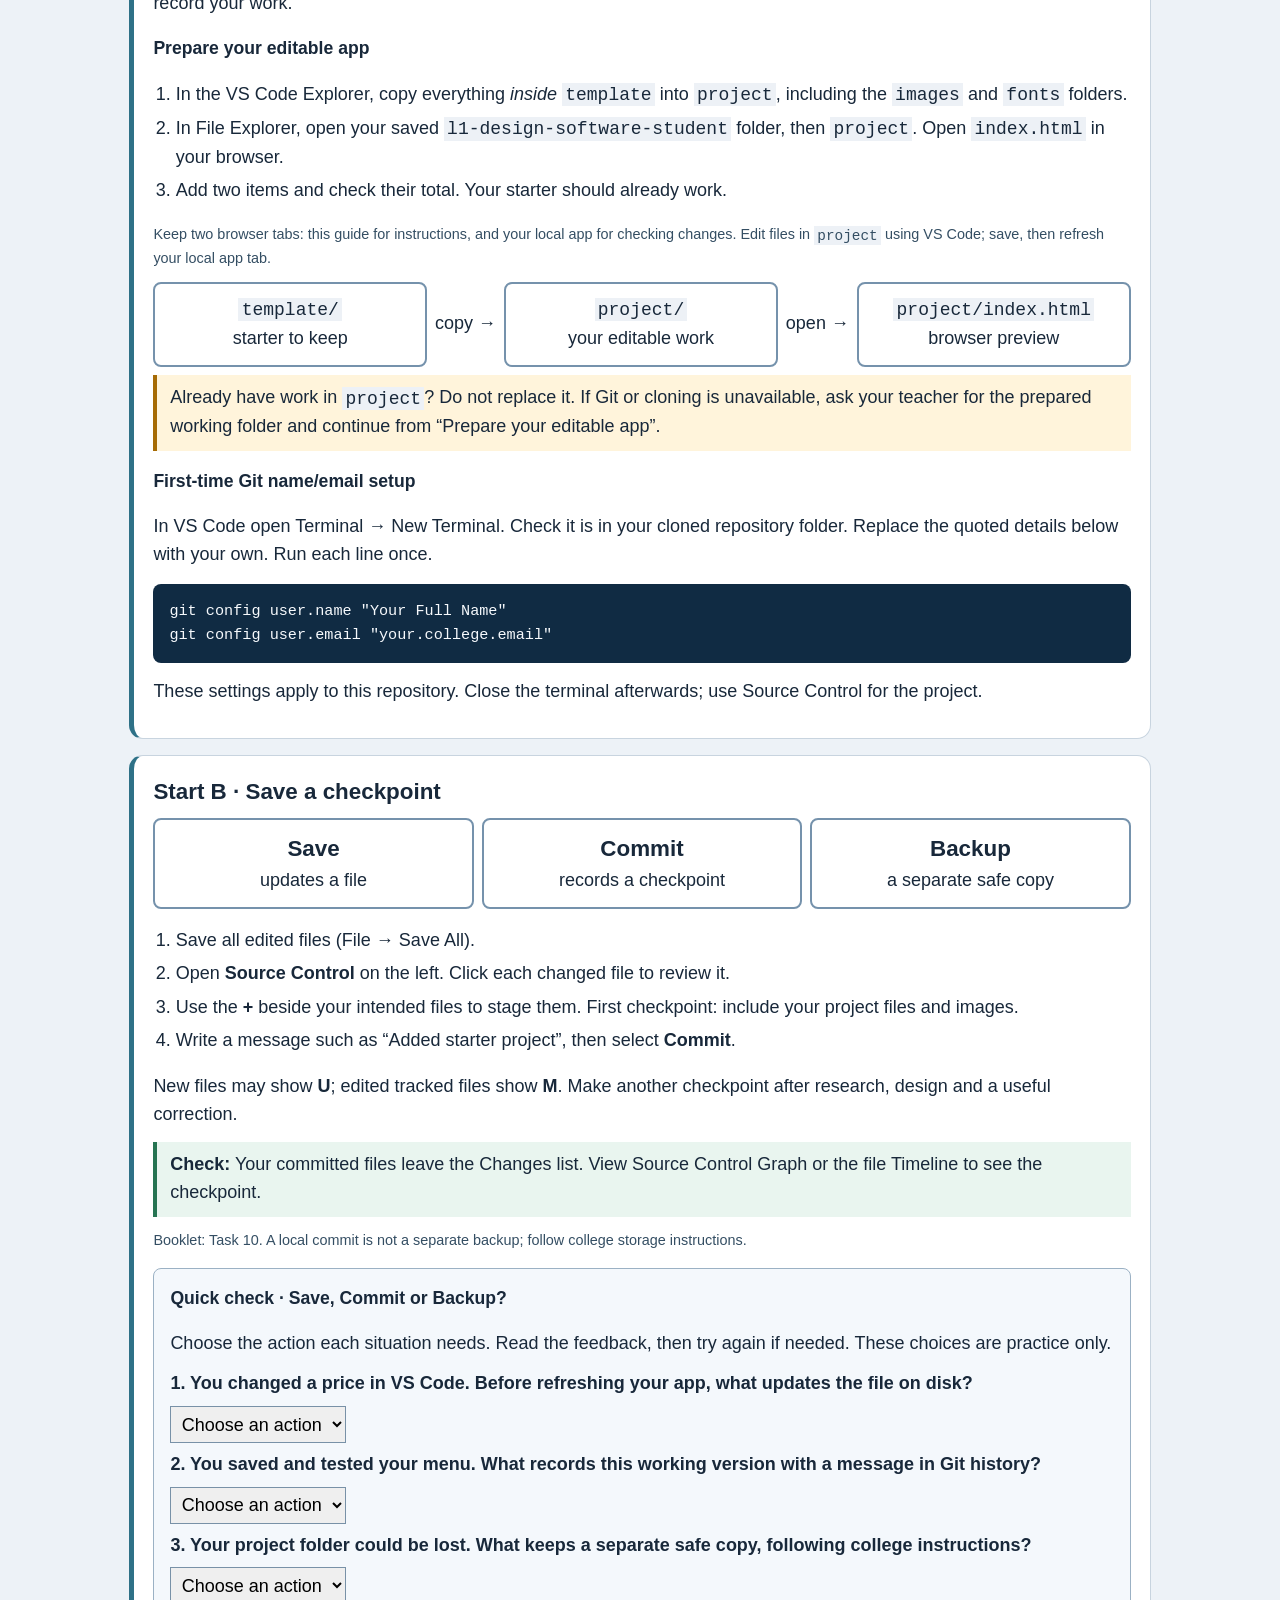
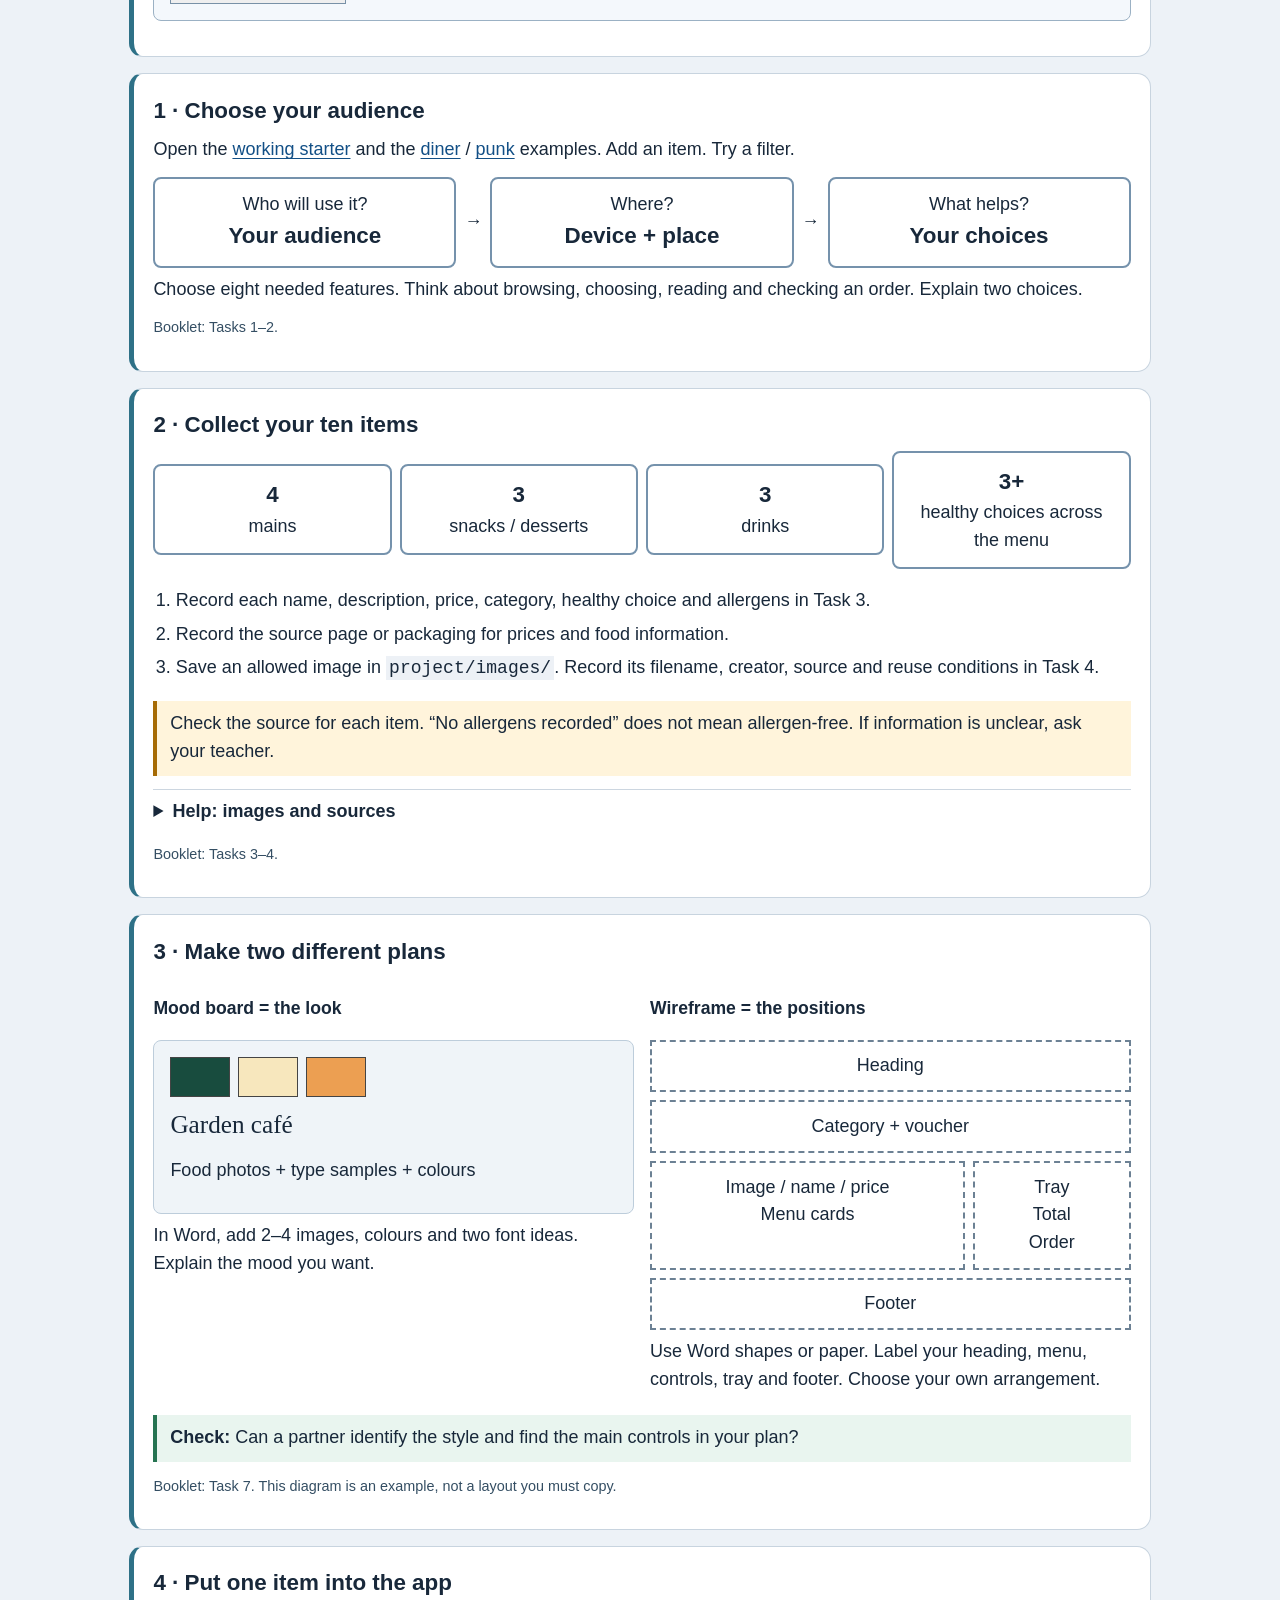
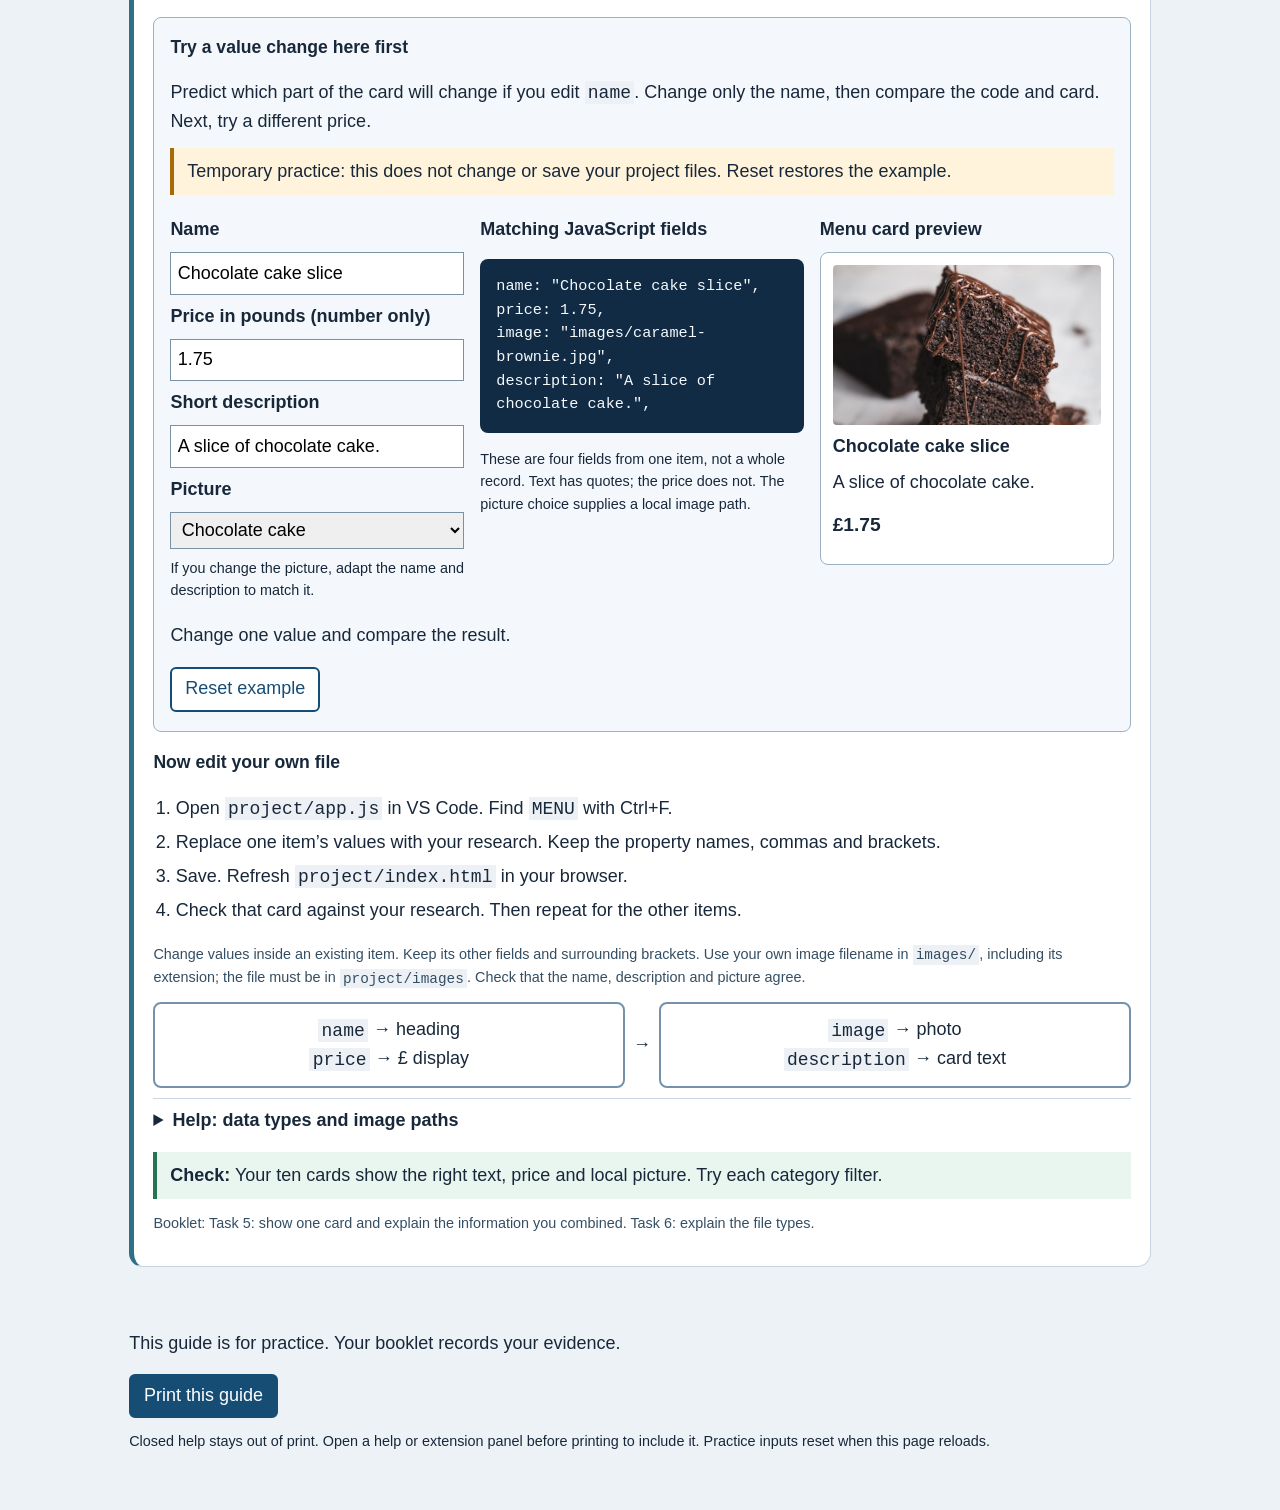
<file: guides/guide-1-research-and-design.html>
<!doctype html><html lang="en-GB"><head><meta charset="utf-8"><meta name="viewport" content="width=device-width,initial-scale=1"><title>Design Software — Start, research and plan</title><link rel="stylesheet" href="guide.css"><script defer src="guide-tools.js"></script></head><body class="guide-start"><a class="no-print" href="#main">Skip to activities</a>
<header>
<p class="eyebrow">Level 1 · Canteen project</p>

<h1>Design Software</h1>

<p class="subtitle">Start, research and plan</p>

<nav aria-label="Guides"><a href="../index.html">Project hub + demos</a><a href="guide-1-research-and-design.html" aria-current="page">1 · Start / plan</a><a href="guide-2-customising-styles.html">2 · Design</a><a href="guide-3-coding-challenges.html">3 · Code</a><a href="git-and-testing-guide.html">Save / test</a></nav>

<p class="save">One change → Save → Refresh → Check.</p>
</header>

<main id="main">
<section id="start" class="step">
<h2>Start here · Guide first, then your own copy</h2>
<p>Open this guide from your class web link. Keep it open in your browser while you work in VS Code.</p>
<p>First try the <a href="../index.html">two playable demos</a>, then use your browser’s Back button to return here. Follow Start A, then Start B below.</p>
<p>You need VS Code, Git and a browser. Save your work in <code>OneDrive\L1 Digital</code>. Your teacher will tell you where to hand it in. If software is missing, ask for help.</p>
<p class="note">Already made your copy? Open your existing <code>l1-design-software-student</code> folder in VS Code. Keep your work and continue from where you stopped.</p>
</section>
<section id="setup" class="step">
<h2>Start A · Copy the project with VS Code</h2>
<p><strong>Clone</strong> means copy the project folder from GitHub onto your computer. Do this once.</p>
<h3>First · Open your OneDrive folder in VS Code</h3>
<ol>
<li>In <strong>File Explorer</strong>, open your college <strong>OneDrive</strong>, then your existing <code>L1 Digital</code> folder.</li>
<li>In <strong>VS Code</strong>, choose <strong>File → Open Folder</strong>. Select that <code>OneDrive\L1 Digital</code> folder and choose <strong>Select Folder</strong>.</li>
</ol>
<p class="check"><strong>Check:</strong> VS Code’s Explorer shows <code>L1 Digital</code> as the open folder.</p>
<h3>Then · Clone into that folder</h3>
<p>Repository link — select and copy the whole line below (Ctrl+C):</p>
<pre><code>https://github.com/jhudshcg/l1-design-software-student.git</code></pre>
<ol>
<li>In <strong>VS Code</strong>, press Ctrl+Shift+P. Type <strong>Git: Clone</strong> and select it.</li>
<li>Paste the repository link above (Ctrl+V), then press Enter.</li>
<li>When asked where to clone, select the same <code>OneDrive\L1 Digital</code> folder. VS Code creates a new <code>l1-design-software-student</code> folder inside it.</li>
<li>When cloning finishes, select <strong>Open</strong> to open the new <code>l1-design-software-student</code> folder directly in VS Code. If no prompt appears, use <strong>File → Open Folder</strong> and select <code>OneDrive\L1 Digital\l1-design-software-student</code>.</li>
</ol>
<p class="check"><strong>Check:</strong> VS Code’s Explorer now shows <code>l1-design-software-student</code> as the open folder, with <code>guides</code>, <code>template</code> and <code>project</code> inside it. Your other unit folders should no longer be listed. Keep this guide open in your browser.</p>

<h3>Save your booklet here too</h3>
<p>Open the Word booklet your teacher gives you. Use <strong>File → Save As</strong> to save your own copy inside <code>OneDrive\L1 Digital\l1-design-software-student</code>, alongside <code>project</code>, <code>template</code> and <code>guides</code>. Keep using this copy to record your work.</p>

<h3>Prepare your editable app</h3>
<ol><li>In the VS Code Explorer, copy everything <em>inside</em> <code>template</code> into <code>project</code>, including the <code>images</code> and <code>fonts</code> folders.</li><li>In File Explorer, open your saved <code>l1-design-software-student</code> folder, then <code>project</code>. Open <code>index.html</code> in your browser.</li><li>Add two items and check their total. Your starter should already work.</li></ol>
<p class="save">Keep two browser tabs: this guide for instructions, and your local app for checking changes. Edit files in <code>project</code> using VS Code; save, then refresh your local app tab.</p>

<div class="flow">
<div class="tile"><code>template/</code><br>starter to keep</div>
<span>copy →</span>
<div class="tile"><code>project/</code><br>your editable work</div>
<span>open →</span>
<div class="tile"><code>project/index.html</code><br>browser preview</div>
</div>

<p class="note">Already have work in <code>project</code>? Do not replace it. If Git or cloning is unavailable, ask your teacher for the prepared working folder and continue from “Prepare your editable app”.</p>

<div class="setup-identity"><h3>First-time Git name/email setup</h3>
<p>In VS Code open Terminal → New Terminal. Check it is in your cloned repository folder. Replace the quoted details below with your own. Run each line once.</p>

<pre><code>git config user.name &quot;Your Full Name&quot;
git config user.email &quot;your.college.email&quot;</code></pre>
<p>These settings apply to this repository. Close the terminal afterwards; use Source Control for the project.</p>
</div>
</section>

<section id="checkpoint" class="step">
<h2>Start B · Save a checkpoint</h2>

<div class="flow">
<div class="tile"><strong>Save</strong>updates a file</div>

<div class="tile"><strong>Commit</strong>records a checkpoint</div>

<div class="tile"><strong>Backup</strong>a separate safe copy</div>
</div>

<ol><li>Save all edited files (File → Save All).</li><li>Open <strong>Source Control</strong> on the left. Click each changed file to review it.</li><li>Use the <strong>+</strong> beside your intended files to stage them. First checkpoint: include your project files and images.</li><li>Write a message such as “Added starter project”, then select <strong>Commit</strong>.</li></ol>

<p>New files may show <strong>U</strong>; edited tracked files show <strong>M</strong>. Make another checkpoint after research, design and a useful correction.</p>

<p class="check"><strong>Check:</strong> Your committed files leave the Changes list. View Source Control Graph or the file Timeline to see the checkpoint.</p>

<p class="save">Booklet: Task 10. A local commit is not a separate backup; follow college storage instructions.</p>
<div class="interactive practice-panel" id="storage-practice" hidden>
<h3>Quick check · Save, Commit or Backup?</h3>
<p>Choose the action each situation needs. Read the feedback, then try again if needed. These choices are practice only.</p>
<label for="storage-save">1. You changed a price in VS Code. Before refreshing your app, what updates the file on disk?</label>
<select id="storage-save" data-storage-answer="save" aria-describedby="storage-save-feedback"><option value="">Choose an action</option><option value="save">Save</option><option value="commit">Commit</option><option value="backup">Backup</option></select>
<p id="storage-save-feedback" class="feedback" role="status"></p>
<label for="storage-commit">2. You saved and tested your menu. What records this working version with a message in Git history?</label>
<select id="storage-commit" data-storage-answer="commit" aria-describedby="storage-commit-feedback"><option value="">Choose an action</option><option value="save">Save</option><option value="commit">Commit</option><option value="backup">Backup</option></select>
<p id="storage-commit-feedback" class="feedback" role="status"></p>
<label for="storage-backup">3. Your project folder could be lost. What keeps a separate safe copy, following college instructions?</label>
<select id="storage-backup" data-storage-answer="backup" aria-describedby="storage-backup-feedback"><option value="">Choose an action</option><option value="save">Save</option><option value="commit">Commit</option><option value="backup">Backup</option></select>
<p id="storage-backup-feedback" class="feedback" role="status"></p>
</div>
</section>


<section id="explore" class="step">
<h2>1 · Choose your audience</h2>

<p>Open the <a href="../template/index.html">working starter</a> and the <a href="../examples/demo-americana-diner/index.html">diner</a> / <a href="../examples/demo-punk-eats/index.html">punk</a> examples. Add an item. Try a filter.</p>

<div class="flow">
<div class="tile">Who will use it?<strong>Your audience</strong></div>
<span>→</span>
<div class="tile">Where?<strong>Device + place</strong></div>
<span>→</span>
<div class="tile">What helps?<strong>Your choices</strong></div>
</div>

<p>Choose eight needed features. Think about browsing, choosing, reading and checking an order. Explain two choices.</p>

<p class="save">Booklet: Tasks 1–2.</p>
</section>

<section id="research" class="step">
<h2>2 · Collect your ten items</h2>

<div class="flow">
<div class="tile"><strong>4</strong>mains</div>

<div class="tile"><strong>3</strong>snacks / desserts</div>

<div class="tile"><strong>3</strong>drinks</div>

<div class="tile"><strong>3+</strong>healthy choices across the menu</div>
</div>

<ol><li>Record each name, description, price, category, healthy choice and allergens in Task 3.</li><li>Record the source page or packaging for prices and food information.</li><li>Save an allowed image in <code>project/images/</code>. Record its filename, creator, source and reuse conditions in Task 4.</li></ol>

<p class="note">Check the source for each item. “No allergens recorded” does not mean allergen-free. If information is unclear, ask your teacher.</p>

<details><summary>Help: images and sources</summary>
<p>Use your own images or a teacher-approved source. Check the image’s permission/credit requirements; a search result is not permission. Use a short name, such as <code>fruit-pot.jpg</code>. Keep the real extension. Do not just rename .webp to .jpg.</p>

<p>Keep one clear source reference per item. More than one item can share a source. Record another constraint too, such as privacy or accuracy.</p>
</details>

<p class="save">Booklet: Tasks 3–4.</p>
</section>

<section id="plan" class="step">
<h2>3 · Make two different plans</h2>

<div class="row">
<div>
<h3>Mood board = the look</h3>

<div class="visual">
<div class="swatches"><span style="background:#184c3e"></span><span style="background:#f7e7bd"></span><span style="background:#ec9f52"></span></div>

<p style="font-family:Georgia,serif;font-size:1.4em">Garden café</p>

<p>Food photos + type samples + colours</p>
</div>

<p>In Word, add 2–4 images, colours and two font ideas. Explain the mood you want.</p>
</div>

<div>
<h3>Wireframe = the positions</h3>

<div class="wire" aria-label="Example layout diagram">
<div class="wide">Heading</div>

<div class="wide">Category + voucher</div>

<div>Image / name / price<br>Menu cards</div>

<div>Tray<br>Total<br>Order</div>

<div class="wide">Footer</div>
</div>

<p>Use Word shapes or paper. Label your heading, menu, controls, tray and footer. Choose your own arrangement.</p>
</div>
</div>

<p class="check"><strong>Check:</strong> Can a partner identify the style and find the main controls in your plan?</p>

<p class="save">Booklet: Task 7. This diagram is an example, not a layout you must copy.</p>
</section>

<section id="menu" class="step">
<h2>4 · Put one item into the app</h2>

<div class="interactive practice-panel" id="menu-practice" hidden>
<h3>Try a value change here first</h3>
<p>Predict which part of the card will change if you edit <code>name</code>. Change only the name, then compare the code and card. Next, try a different price.</p>
<p class="note">Temporary practice: this does not change or save your project files. Reset restores the example.</p>
<div class="menu-lab">
<div>
<label for="menu-name">Name</label>
<input id="menu-name" type="text" value="Chocolate cake slice" maxlength="60" aria-describedby="menu-practice-feedback">
<label for="menu-price">Price in pounds (number only)</label>
<input id="menu-price" type="text" inputmode="decimal" value="1.75" maxlength="10" aria-describedby="menu-practice-feedback">
<label for="menu-description">Short description</label>
<input id="menu-description" type="text" value="A slice of chocolate cake." maxlength="140" aria-describedby="menu-practice-feedback">
<label for="menu-image">Picture</label>
<select id="menu-image"><option value="caramel-brownie.jpg">Chocolate cake</option><option value="hot-drink.jpg">Hot drink and biscuits</option></select>
<p class="small">If you change the picture, adapt the name and description to match it.</p>
</div>
<div>
<h4>Matching JavaScript fields</h4>
<pre><code id="menu-practice-code">name: "Chocolate cake slice",
price: 1.75,
image: "images/caramel-brownie.jpg",
description: "A slice of chocolate cake.",</code></pre>
<p class="small">These are four fields from one item, not a whole record. Text has quotes; the price does not. The picture choice supplies a local image path.</p>
</div>
<div>
<h4>Menu card preview</h4>
<div class="menu-preview">
<img id="menu-preview-image" src="../template/images/caramel-brownie.jpg" alt="Chocolate cake" width="320" height="160">
<h4 id="menu-preview-name">Chocolate cake slice</h4>
<p id="menu-preview-description">A slice of chocolate cake.</p>
<p id="menu-preview-price" class="price">£1.75</p>
</div>
</div>
</div>
<p id="menu-practice-feedback" class="feedback" role="status">Change one value and compare the result.</p>
<button type="button" class="secondary" id="menu-practice-reset">Reset example</button>
</div>

<h3>Now edit your own file</h3>
<ol><li>Open <code>project/app.js</code> in VS Code. Find <code>MENU</code> with Ctrl+F.</li><li>Replace one item’s values with your research. Keep the property names, commas and brackets.</li><li>Save. Refresh <code>project/index.html</code> in your browser.</li><li>Check that card against your research. Then repeat for the other items.</li></ol>
<p class="save">Change values inside an existing item. Keep its other fields and surrounding brackets. Use your own image filename in <code>images/</code>, including its extension; the file must be in <code>project/images</code>. Check that the name, description and picture agree.</p>

<div class="flow">
<div class="tile"><code>name</code> → heading<br><code>price</code> → £ display</div>
<span>→</span>
<div class="tile"><code>image</code> → photo<br><code>description</code> → card text</div>
</div>

<details><summary>Help: data types and image paths</summary>
<pre><code>name: &quot;Fruit pot&quot;,
price: 1.40,
image: &quot;images/fruit-pot.jpg&quot;,
type: &quot;snack&quot;,
description: &quot;Fresh fruit pieces.&quot;,
healthpromo: true,
alergy_warning: []</code></pre>
<p>Prices are numbers: no quotes or £. Use <code>main</code>, <code>snack</code> or <code>drink</code> in lower case. true/false have no quotes. Keep the starter’s spelling <code>alergy_warning</code>. Lists use square brackets; allergen words need quotes.</p>

<p>A missing-photo panel? Check filename, extension and the images folder. Menu missing? Undo your last edit, save and refresh; check the message above the menu.</p>
</details>

<p class="check"><strong>Check:</strong> Your ten cards show the right text, price and local picture. Try each category filter.</p>

<p class="save">Booklet: Task 5: show one card and explain the information you combined. Task 6: explain the file types.</p>
</section>
</main>

<footer>
<p>This guide is for practice. Your booklet records your evidence.</p>
<button type="button" data-print>Print this guide</button>
<p class="small">Closed help stays out of print. Open a help or extension panel before printing to include it. Practice inputs reset when this page reloads.</p>
</footer>
</body></html>
</file>
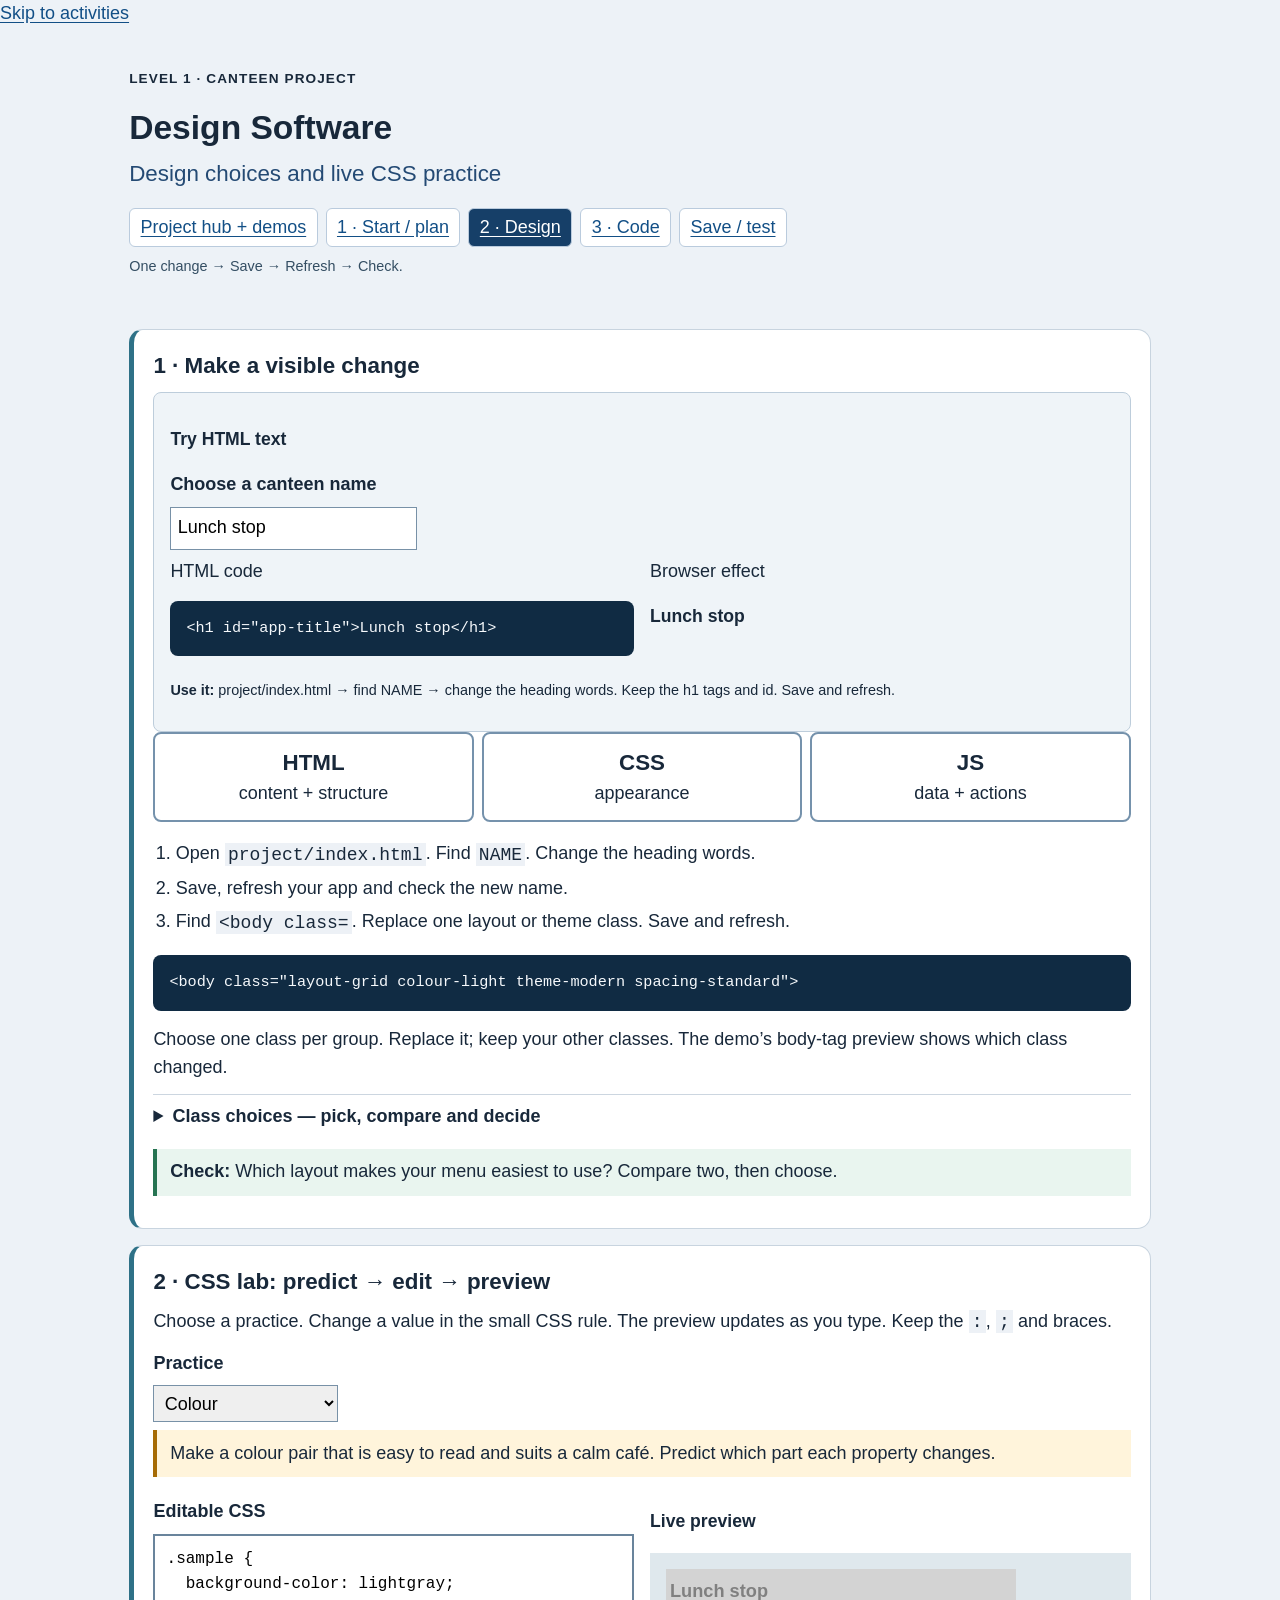
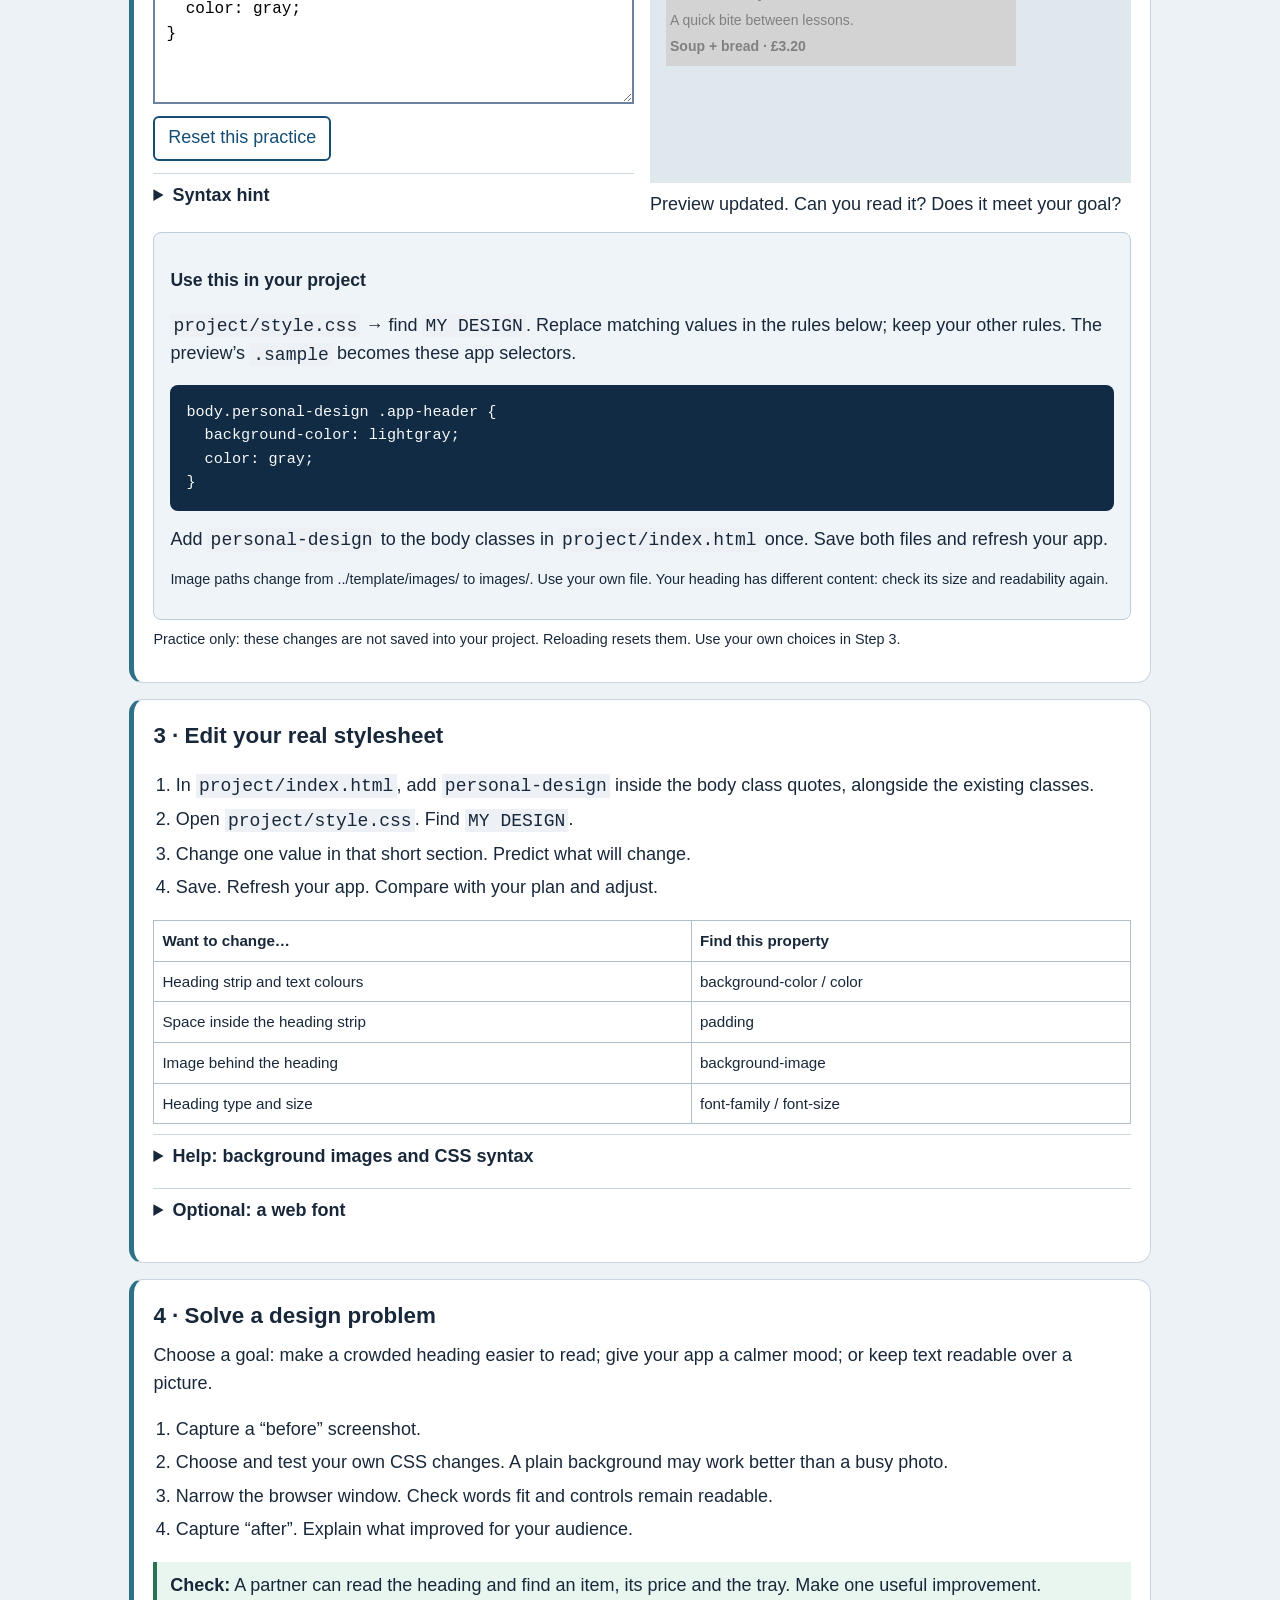
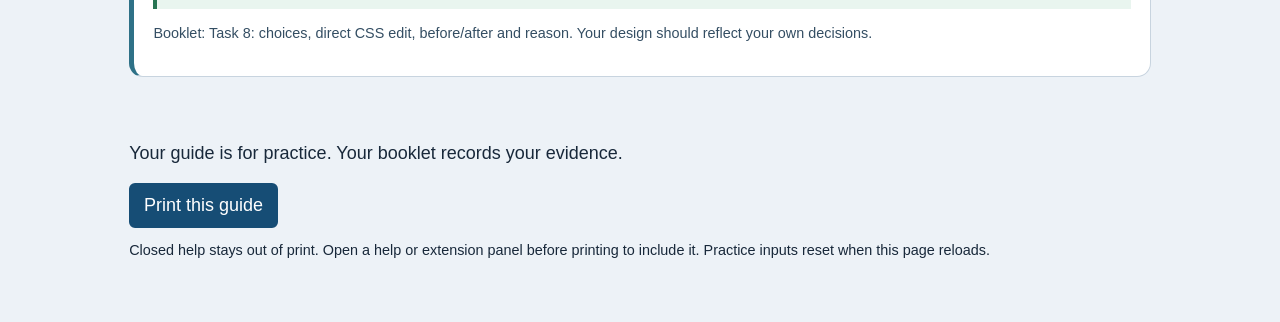
<file: guides/guide-2-customising-styles.html>
<!doctype html><html lang="en-GB"><head><meta charset="utf-8"><meta name="viewport" content="width=device-width,initial-scale=1"><title>Design Software — Design choices and live CSS practice</title><link rel="stylesheet" href="guide.css"><script defer src="guide-tools.js"></script></head><body><a class="no-print" href="#main">Skip to activities</a>
<header>
<p class="eyebrow">Level 1 · Canteen project</p>

<h1>Design Software</h1>

<p class="subtitle">Design choices and live CSS practice</p>

<nav aria-label="Guides"><a href="../index.html">Project hub + demos</a><a href="guide-1-research-and-design.html">1 · Start / plan</a><a href="guide-2-customising-styles.html" aria-current="page">2 · Design</a><a href="guide-3-coding-challenges.html">3 · Code</a><a href="git-and-testing-guide.html">Save / test</a></nav>

<p class="save">One change → Save → Refresh → Check.</p>
</header>

<main id="main">
<section id="first" class="step">
<h2>1 · Make a visible change</h2><div class="interactive visual"><h3>Try HTML text</h3><label for="html-heading">Choose a canteen name</label><input id="html-heading" value="Lunch stop" maxlength="55"><div class="row"><div><p>HTML code</p><pre><code id="html-code"></code></pre></div><div><p>Browser effect</p><h3 id="html-effect">Lunch stop</h3></div></div><p class="small"><strong>Use it:</strong> project/index.html → find NAME → change the heading words. Keep the h1 tags and id. Save and refresh.</p></div>

<div class="flow">
<div class="tile"><strong>HTML</strong>content + structure</div>

<div class="tile"><strong>CSS</strong>appearance</div>

<div class="tile"><strong>JS</strong>data + actions</div>
</div>

<ol><li>Open <code>project/index.html</code>. Find <code>NAME</code>. Change the heading words.</li><li>Save, refresh your app and check the new name.</li><li>Find <code>&lt;body class=</code>. Replace one layout or theme class. Save and refresh.</li></ol>

<pre><code>&lt;body class=&quot;layout-grid colour-light theme-modern spacing-standard&quot;&gt;</code></pre>
<p>Choose one class per group. Replace it; keep your other classes. The demo’s body-tag preview shows which class changed.</p>

<details><summary>Class choices — pick, compare and decide</summary>
<div class="table-wrap">
<table><tr><th>Group</th><th>Choices</th></tr><tr><td>Layout</td><td>layout-grid · layout-flex · layout-sidebar-left · layout-single-column</td></tr><tr><td>Colour</td><td>colour-light · colour-dark · colour-contrast</td></tr><tr><td>Theme</td><td>theme-modern · theme-retro · theme-americana · theme-punk · theme-emo</td></tr><tr><td>Spacing</td><td>spacing-compact · spacing-standard · spacing-spacious</td></tr><tr><td>Extra heading</td><td>heading-clean · heading-bold · heading-serif</td></tr><tr><td>Extra body text</td><td>body-clear · body-rounded · body-mono</td></tr><tr><td>Extra accent</td><td>accent-blue · accent-purple · accent-green · accent-orange</td></tr><tr><td>Extra shape</td><td>cards-square · cards-soft · cards-round</td></tr></table>
</div>

<p>Extra options replace the theme’s matching defaults. High contrast overrides decorative colours. The examples show two combinations; make choices for your own audience.</p>
</details>

<p class="check"><strong>Check:</strong> Which layout makes your menu easiest to use? Compare two, then choose.</p>
</section>

<section id="play" class="step">
<h2>2 · CSS lab: predict → edit → preview</h2>

<p>Choose a practice. Change a value in the small CSS rule. The preview updates as you type. Keep the <code>:</code>, <code>;</code> and braces.</p>

<div class="interactive"><label for="css-task">Practice</label><select id="css-task"><option value="colour">Colour</option><option value="spacing">Spacing</option><option value="background">Image background</option><option value="font">Font family</option><option value="size">Font size</option></select>
<p id="css-goal" class="note"></p>

<div class="row">
<div><label for="css-editor">Editable CSS</label><textarea id="css-editor" spellcheck="false"></textarea><button type="button" id="css-reset" class="secondary">Reset this practice</button>
<details><summary>Syntax hint</summary>
<p><code>property: value;</code> — colour names/hex codes; sizes such as 12px; font names such as Georgia; image paths inside <code>url("...")</code>. Choose your own values. Change one thing at a time.</p>
</details>
</div>

<div>
<h3>Live preview</h3>

<div class="preview-stage"><article id="css-preview" class="play-card">
<h3>Lunch stop</h3>

<p>A quick bite between lessons.</p>

<p class="price">Soup + bread · £3.20</p>
</article></div>

<p id="css-feedback" class="feedback" role="status" aria-live="polite"></p>
</div>
</div>
</div>

<div class="interactive visual"><h3>Use this in your project</h3><p><code>project/style.css</code> → find <code>MY DESIGN</code>. Replace matching values in the rules below; keep your other rules. The preview’s <code>.sample</code> becomes these app selectors.</p><pre><code id="css-transfer-code"></code></pre><p>Add <code>personal-design</code> to the body classes in <code>project/index.html</code> once. Save both files and refresh your app.</p><p class="small">Image paths change from ../template/images/ to images/. Use your own file. Your heading has different content: check its size and readability again.</p></div><div class="print-only">
<p>Open this HTML guide in a browser to use the live CSS lab. Practise colour, padding, background-image, font-family and font-size.</p>
</div>

<p class="small">Practice only: these changes are not saved into your project. Reloading resets them. Use your own choices in Step 3.</p>
</section>

<section id="apply" class="step">
<h2>3 · Edit your real stylesheet</h2>

<ol><li>In <code>project/index.html</code>, add <code>personal-design</code> inside the body class quotes, alongside the existing classes.</li><li>Open <code>project/style.css</code>. Find <code>MY DESIGN</code>.</li><li>Change one value in that short section. Predict what will change.</li><li>Save. Refresh your app. Compare with your plan and adjust.</li></ol>

<div class="table-wrap">
<table><tr><th>Want to change…</th><th>Find this property</th></tr><tr><td>Heading strip and text colours</td><td>background-color / color</td></tr><tr><td>Space inside the heading strip</td><td>padding</td></tr><tr><td>Image behind the heading</td><td>background-image</td></tr><tr><td>Heading type and size</td><td>font-family / font-size</td></tr></table>
</div>

<details><summary>Help: background images and CSS syntax</summary>
<p>Background images are relative to <code>style.css</code>. Use your own file in <code>project/images/</code>. In the app the path begins <code>images/</code>; the lab uses a different path. Do not copy the lab path into your app.</p>

<pre><code>/* Separate syntax example, not a completed challenge */
.sample {
  border-width: 2px;
}</code></pre>
<p><code>.sample</code> selects a class. Inside the braces are property/value pairs. Keep semicolons between them. In your file, preserve the supplied selectors and edit only values.</p>

<p>No change? Check that you saved style.css, refreshed the project tab and added personal-design. High contrast deliberately overrides decorative colours/images.</p>
</details>

<details><summary>Optional: a web font</summary>
<p>After the system fonts work, choose a font from <a href="https://fonts.google.com/">Google Fonts</a>. Use its “Get font” / embed option. Put its supplied link in the head of index.html, before the style.css link. Put the supplied font-family in your MY DESIGN heading rule, keeping a fallback such as sans-serif. Save both files and refresh. Test with the network disconnected; the fallback should remain readable.</p>
</details>
</section>

<section id="design" class="step">
<h2>4 · Solve a design problem</h2>

<p>Choose a goal: make a crowded heading easier to read; give your app a calmer mood; or keep text readable over a picture.</p>

<ol><li>Capture a “before” screenshot.</li><li>Choose and test your own CSS changes. A plain background may work better than a busy photo.</li><li>Narrow the browser window. Check words fit and controls remain readable.</li><li>Capture “after”. Explain what improved for your audience.</li></ol>

<p class="check"><strong>Check:</strong> A partner can read the heading and find an item, its price and the tray. Make one useful improvement.</p>

<p class="save">Booklet: Task 8: choices, direct CSS edit, before/after and reason. Your design should reflect your own decisions.</p>
</section>
</main>

<footer>
<p>Your guide is for practice. Your booklet records your evidence.</p>
<button type="button" data-print>Print this guide</button>
<p class="small">Closed help stays out of print. Open a help or extension panel before printing to include it. Practice inputs reset when this page reloads.</p>
</footer>
</body></html>
</file>
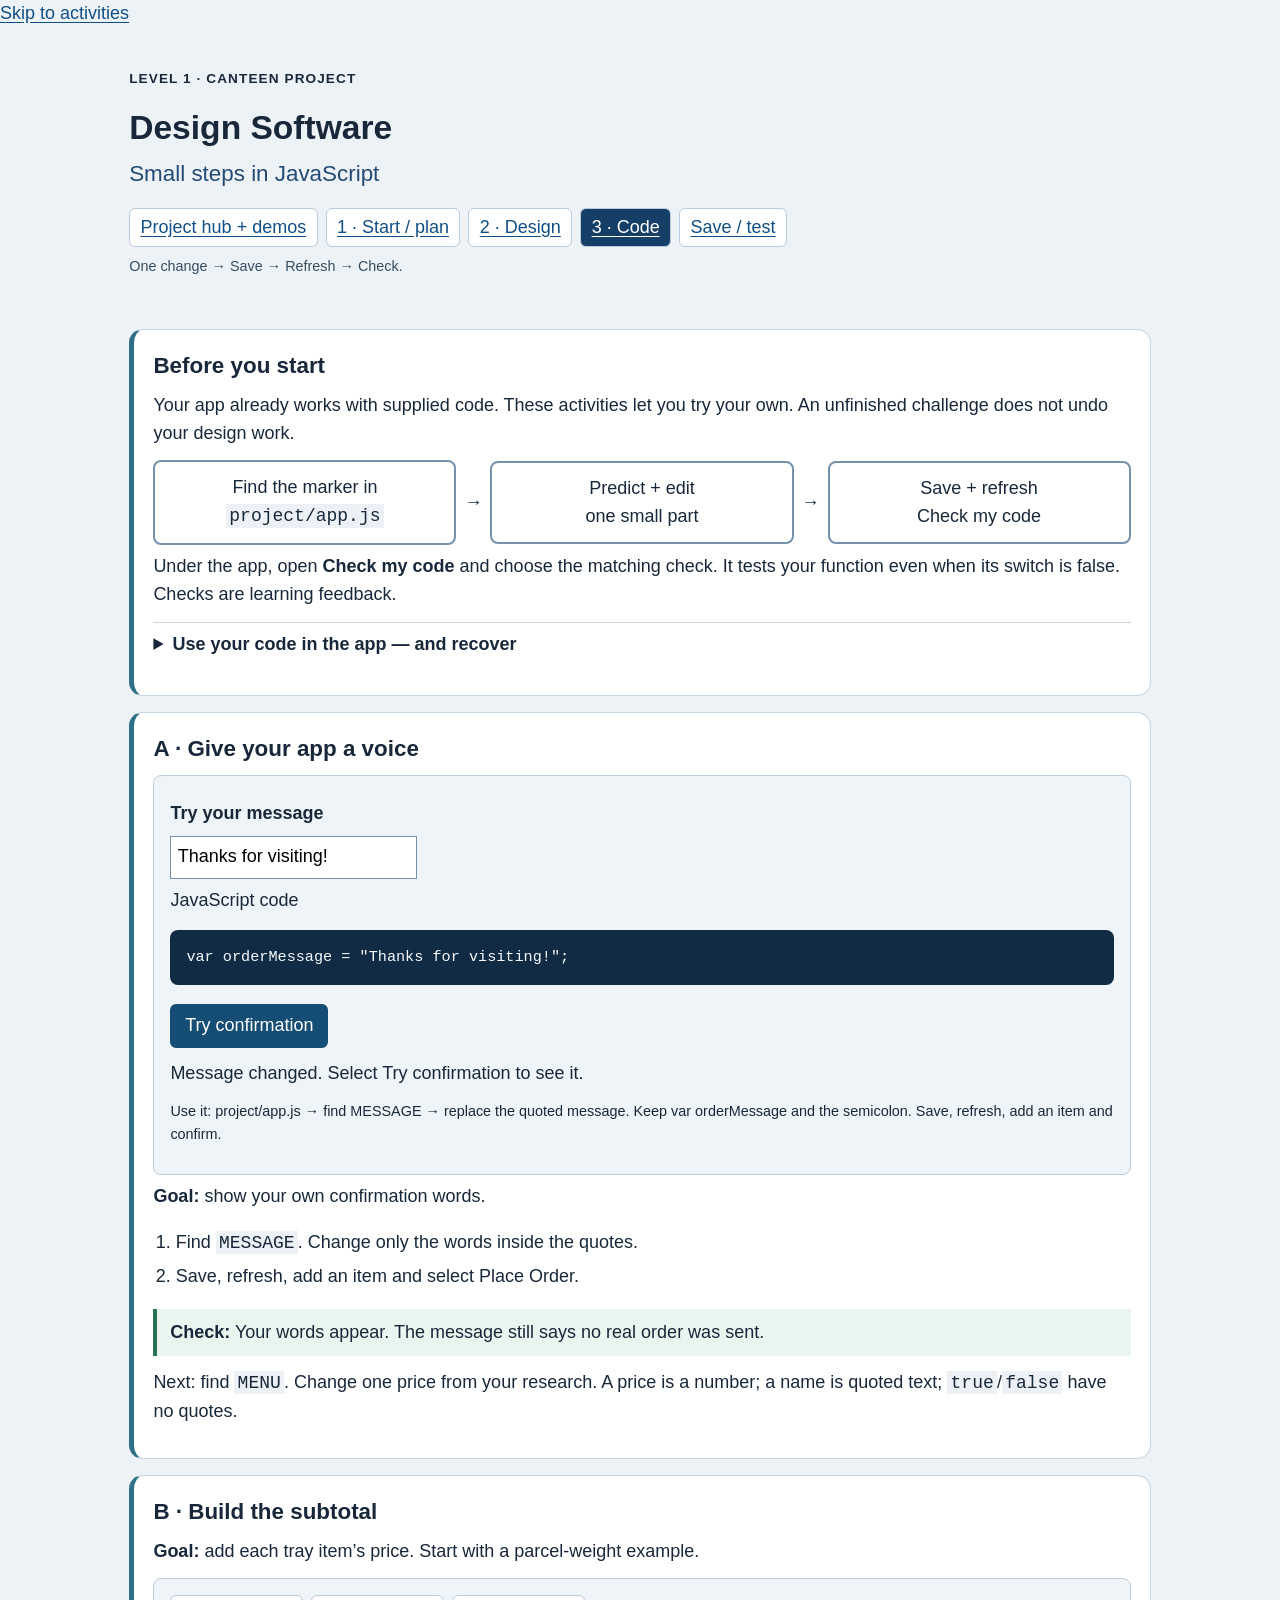
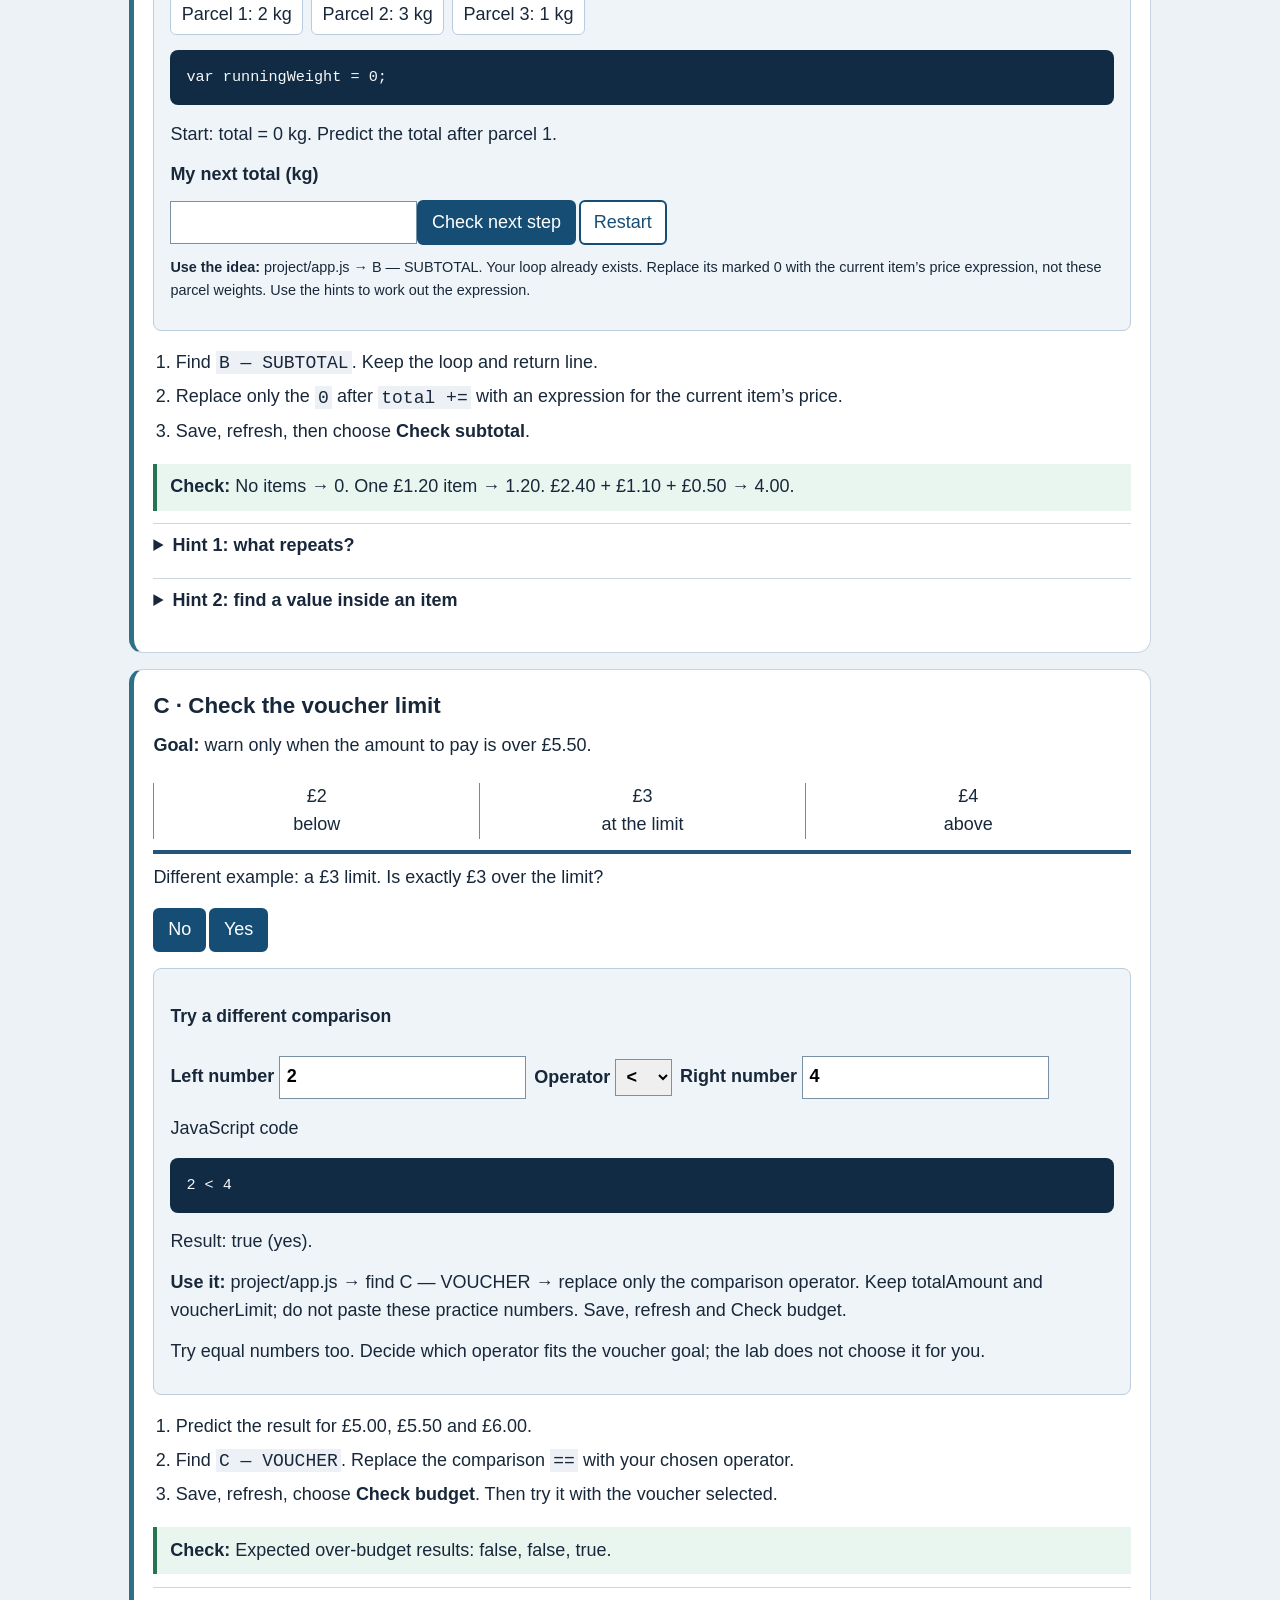
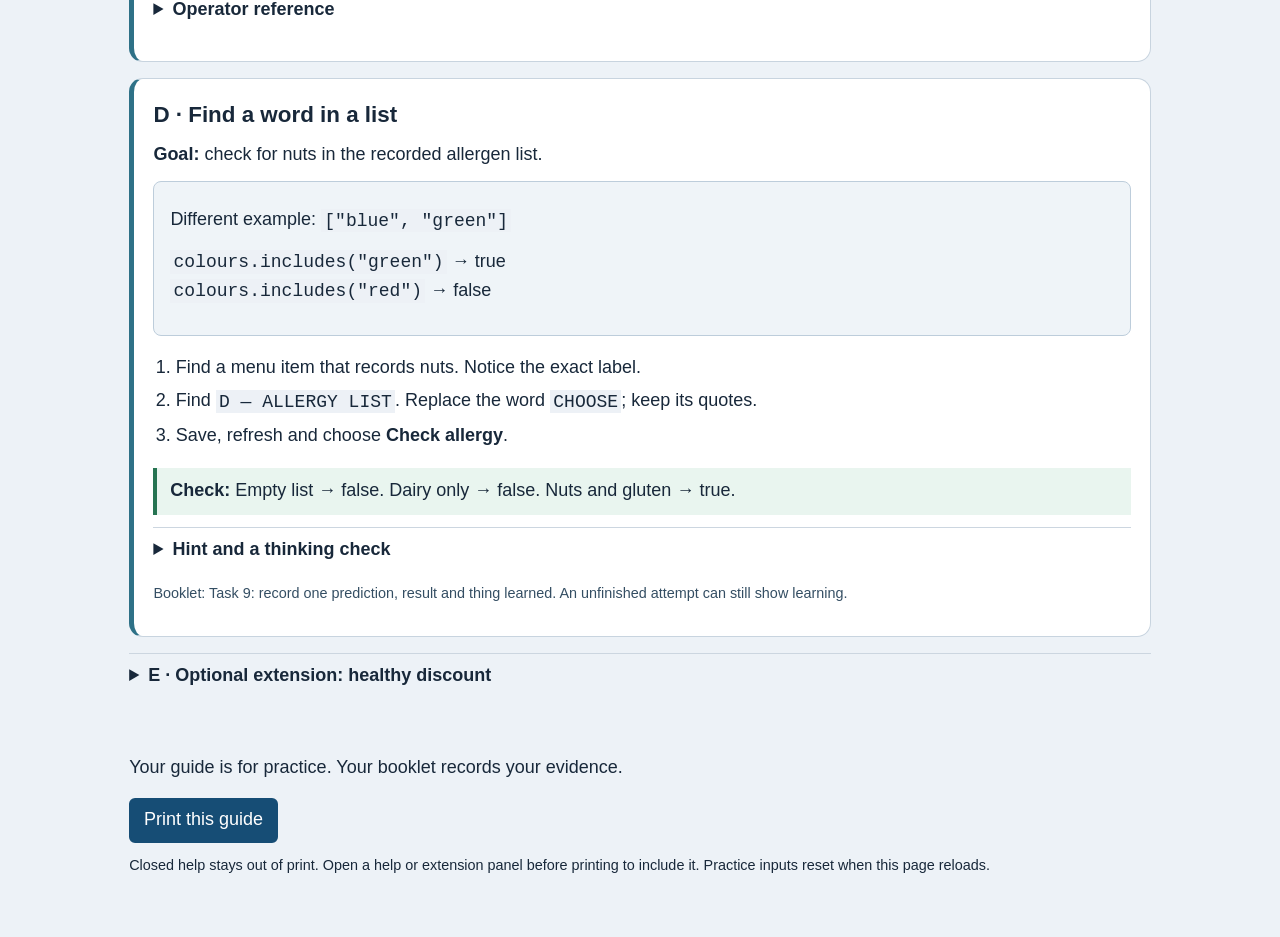
<file: guides/guide-3-coding-challenges.html>
<!doctype html><html lang="en-GB"><head><meta charset="utf-8"><meta name="viewport" content="width=device-width,initial-scale=1"><title>Design Software — Small steps in JavaScript</title><link rel="stylesheet" href="guide.css"><script defer src="guide-tools.js"></script></head><body><a class="no-print" href="#main">Skip to activities</a>
<header>
<p class="eyebrow">Level 1 · Canteen project</p>

<h1>Design Software</h1>

<p class="subtitle">Small steps in JavaScript</p>

<nav aria-label="Guides"><a href="../index.html">Project hub + demos</a><a href="guide-1-research-and-design.html">1 · Start / plan</a><a href="guide-2-customising-styles.html">2 · Design</a><a href="guide-3-coding-challenges.html" aria-current="page">3 · Code</a><a href="git-and-testing-guide.html">Save / test</a></nav>

<p class="save">One change → Save → Refresh → Check.</p>
</header>

<main id="main">
<section id="start" class="step">
<h2>Before you start</h2>

<p>Your app already works with supplied code. These activities let you try your own. An unfinished challenge does not undo your design work.</p>

<div class="flow">
<div class="tile">Find the marker in<br><code>project/app.js</code></div>
<span>→</span>
<div class="tile">Predict + edit<br>one small part</div>
<span>→</span>
<div class="tile">Save + refresh<br>Check my code</div>
</div>

<p>Under the app, open <strong>Check my code</strong> and choose the matching check. It tests your function even when its switch is false. Checks are learning feedback.</p>

<details><summary>Use your code in the app — and recover</summary>
<p>Find <code>TRY MY CODE</code>. After checking an activity, set only its switch to <code>true</code>, save and refresh. Example: use the <code>subtotal</code> switch for B. Read the mode label above the menu. Set it back to false to use supplied logic while keeping your attempt.</p>

<p>A missing quote/bracket can stop the whole file loading; switches cannot fix syntax. Undo your last edit (Ctrl+Z), save and refresh. For a wrong result, compare one test case and use the hints below. You can ask for a demo and return to the activity later.</p>
</details>
</section>

<section id="a" class="step">
<h2>A · Give your app a voice</h2><div class="interactive visual"><label for="message-input">Try your message</label><input id="message-input" value="Thanks for visiting!" maxlength="90"><p>JavaScript code</p><pre><code id="message-code"></code></pre><button type="button" id="message-run">Try confirmation</button><p id="message-effect" role="status">Your message will appear here.</p><p class="small">Use it: project/app.js → find MESSAGE → replace the quoted message. Keep var orderMessage and the semicolon. Save, refresh, add an item and confirm.</p></div>

<p><strong>Goal:</strong> show your own confirmation words.</p>

<ol><li>Find <code>MESSAGE</code>. Change only the words inside the quotes.</li><li>Save, refresh, add an item and select Place Order.</li></ol>

<p class="check"><strong>Check:</strong> Your words appear. The message still says no real order was sent.</p>

<p>Next: find <code>MENU</code>. Change one price from your research. A price is a number; a name is quoted text; <code>true</code>/<code>false</code> have no quotes.</p>
</section>

<section id="b" class="step">
<h2>B · Build the subtotal</h2>

<p><strong>Goal:</strong> add each tray item’s price. Start with a parcel-weight example.</p>

<div class="visual">
<div class="flow"><span class="pill">Parcel 1: 2 kg</span><span class="pill">Parcel 2: 3 kg</span><span class="pill">Parcel 3: 1 kg</span></div>

<pre class="interactive"><code id="trace-code">var runningWeight = 0;</code></pre><p id="trace-text" role="status">Start: total = 0 kg. Predict the total after parcel 1.</p>

<div class="interactive"><label for="trace-answer">My next total (kg)</label><input id="trace-answer" type="number" min="0" step="1"><button id="trace-next" type="button">Check next step</button><button id="trace-reset" type="button" class="secondary">Restart</button></div>

<p class="interactive small"><strong>Use the idea:</strong> project/app.js → B — SUBTOTAL. Your loop already exists. Replace its marked 0 with the current item’s price expression, not these parcel weights. Use the hints to work out the expression.</p><p class="print-only">Trace by hand: start 0 → add 2 → add 3 → add 1. Write each running total.</p>
</div>

<ol><li>Find <code>B — SUBTOTAL</code>. Keep the loop and return line.</li><li>Replace only the <code>0</code> after <code>total +=</code> with an expression for the current item’s price.</li><li>Save, refresh, then choose <strong>Check subtotal</strong>.</li></ol>

<p class="check"><strong>Check:</strong> No items → 0. One £1.20 item → 1.20. £2.40 + £1.10 + £0.50 → 4.00.</p>

<details><summary>Hint 1: what repeats?</summary>
<p>The loop visits one tray item at a time. <code>i</code> is its position. <code>+=</code> adds to the value already stored in total.</p>
</details>

<details><summary>Hint 2: find a value inside an item</summary>
<p>In a different list, <code>parcels[i]</code> means the current parcel. A dot picks a property: <code>parcel.label</code> reads its label. Which list and which numeric property does your activity need? Join the ideas yourself.</p>
</details>
</section>

<section id="c" class="step">
<h2>C · Check the voucher limit</h2>

<p><strong>Goal:</strong> warn only when the amount to pay is over £5.50.</p>

<div class="numberline" aria-label="Example £3 limit: £2 below, £3 at the limit, £4 above"><span>£2<br>below</span><span>£3<br>at the limit</span><span>£4<br>above</span></div>

<div class="interactive">
<p>Different example: a £3 limit. Is exactly £3 over the limit?</p>
<button data-answer="no" data-correct="no" data-reply="boundary" type="button">No</button><button data-answer="yes" data-correct="no" data-reply="boundary" type="button">Yes</button>
<p id="boundary" role="status"></p>
</div>

<div class="interactive visual"><h3>Try a different comparison</h3><div class="flow"><label>Left number <input id="compare-left" type="number" value="2"></label><label>Operator <select id="compare-op"><option>&lt;</option><option>==</option><option>&gt;=</option><option>&gt;</option></select></label><label>Right number <input id="compare-right" type="number" value="4"></label></div><p>JavaScript code</p><pre><code id="compare-code"></code></pre><p id="compare-effect" role="status"></p><p><strong>Use it:</strong> project/app.js → find C — VOUCHER → replace only the comparison operator. Keep totalAmount and voucherLimit; do not paste these practice numbers. Save, refresh and Check budget.</p><p>Try equal numbers too. Decide which operator fits the voucher goal; the lab does not choose it for you.</p></div><ol><li>Predict the result for £5.00, £5.50 and £6.00.</li><li>Find <code>C — VOUCHER</code>. Replace the comparison <code>==</code> with your chosen operator.</li><li>Save, refresh, choose <strong>Check budget</strong>. Then try it with the voucher selected.</li></ol>

<p class="check"><strong>Check:</strong> Expected over-budget results: false, false, true.</p>

<details><summary>Operator reference</summary>
<table><tr><th>Symbol</th><th>Meaning</th><th>Example</th></tr><tr><td>&lt;</td><td>less than</td><td>2 &lt; 4 is true</td></tr><tr><td>==</td><td>equal to</td><td>2 == 4 is false</td></tr><tr><td>&gt;=</td><td>at least</td><td>4 &gt;= 4 is true</td></tr><tr><td>&gt;</td><td>greater than</td><td>4 &gt; 2 is true</td></tr></table>

<p>Which comparison matches all three of your predictions, including exactly at the limit?</p>
</details>
</section>

<section id="d" class="step">
<h2>D · Find a word in a list</h2>

<p><strong>Goal:</strong> check for nuts in the recorded allergen list.</p>

<div class="visual">
<p>Different example: <code>["blue", "green"]</code></p>

<p><code>colours.includes("green")</code> → true<br><code>colours.includes("red")</code> → false</p>
</div>

<ol><li>Find a menu item that records nuts. Notice the exact label.</li><li>Find <code>D — ALLERGY LIST</code>. Replace the word <code>CHOOSE</code>; keep its quotes.</li><li>Save, refresh and choose <strong>Check allergy</strong>.</li></ol>

<p class="check"><strong>Check:</strong> Empty list → false. Dairy only → false. Nuts and gluten → true.</p>

<details><summary>Hint and a thinking check</summary>
<p>The spelling and case must match the recorded label. Why is a quoted word needed here instead of a number?</p>

<p>The supplied app shows other recorded allergens too. An empty list means none are recorded. Does it prove the food is safe for someone with an allergy? Explain your reasoning.</p>
</details>

<p class="save">Booklet: Task 9: record one prediction, result and thing learned. An unfinished attempt can still show learning.</p>
</section>

<details class="extension" id="e"><summary>E · Optional extension: healthy discount</summary>
<section id="e1" class="step">
<h2>E1 · Count first</h2>

<p>Two or more healthy tray entries earn a discount. Find <code>E — DISCOUNT</code>.</p>

<div class="flow"><span class="tile">Item 1<br><code>true</code></span><span class="tile">Item 2<br><code>false</code></span><span class="tile">Item 3<br><code>true</code></span></div>

<p>Count qualifying entries by hand. Start from zero. What should happen to the count each time the condition is true?</p>

<p>Replace only the <code>0</code> on the <code>E1</code> line. Keep the loop and condition. Trace zero, one and two qualifying entries before continuing.</p>
</section>

<section id="e2" class="step">
<h2>E2 · Find the discount</h2>

<p>10% means one part out of ten equal parts. Start with a £10 subtotal. Work out the value of one part.</p>

<div class="bar" aria-label="Ten equal parts; one shaded"><span></span><span></span><span></span><span></span><span></span><span></span><span></span><span></span><span></span><span></span></div>

<p>Different worked example: 20% of £10 = <code>10 × 0.20</code> = £2. The amount left is £8.</p>

<ol><li>Choose the fraction for your 10% task. A calculator is fine.</li><li>Replace only the <code>0</code> on the <code>E2</code> line. Return the discount, not the amount left to pay.</li><li>Save, refresh and choose <strong>Check promotion</strong>.</li></ol>

<table><tr><th>Subtotal / healthy entries</th><th>Discount / amount left</th></tr><tr><td>£10 / 0 or 1</td><td>£0 / £10</td></tr><tr><td>£10 / 2</td><td>£1 / £9</td></tr><tr><td>£4.70 / 2</td><td>£0.47 / £4.23</td></tr></table>

<p>To use it: set <code>useHealthyPromotion</code> to true. Set the <code>promotion</code> challenge switch to true to try your own function. Turn that switch off to use supplied discount logic. Turn useHealthyPromotion off to remove the promotion altogether.</p>

<p>Two entries of the same healthy item count twice. The discount applies to the whole order. Supplied code rounds to pennies and checks the voucher after the discount.</p>
</section>
</details>
</main>

<footer>
<p>Your guide is for practice. Your booklet records your evidence.</p>
<button type="button" data-print>Print this guide</button>
<p class="small">Closed help stays out of print. Open a help or extension panel before printing to include it. Practice inputs reset when this page reloads.</p>
</footer>
</body></html>
</file>
<file: guides/guide.css>
*{box-sizing:border-box}body{margin:0;background:#edf2f7;color:#18283a;font:18px/1.55 Arial,Helvetica,sans-serif}header,main,footer{max-width:1060px;margin:auto;padding:1.2rem}header{padding-top:2rem}h1{font-size:2.1rem;margin:0}h2{font-size:1.4rem;margin:0 0 .5rem}h3{font-size:1.1rem}.subtitle{font-size:1.4rem;color:#244a74;margin:.2rem 0 1rem}.eyebrow{font-size:.85rem;font-weight:bold;text-transform:uppercase;letter-spacing:.08em}nav{display:flex;flex-wrap:wrap;gap:.5rem}nav a,.pill{border:1px solid #bacbdd;border-radius:6px;padding:.3rem .65rem;background:#fff}a{color:#124f86;text-underline-offset:3px}a[aria-current=page]{background:#163f68;color:#fff}section{background:#fff;border:1px solid #c8d4df;border-radius:14px;padding:1.2rem;margin:0 0 1rem}p{margin:.5rem 0 .8rem}ol,ul{padding-left:1.4rem}li{margin:.35rem 0}.row{display:grid;grid-template-columns:1fr 1fr;gap:1rem}.step{border-left:5px solid #2e7187}.check{background:#e9f5ef;padding:.6rem .8rem;border-left:4px solid #267452}.note{background:#fff4db;padding:.6rem .8rem;border-left:4px solid #a66b05}.flow{display:flex;flex-wrap:wrap;gap:.5rem;align-items:center}.tile{padding:.75rem;border:2px solid #7592ac;border-radius:8px;text-align:center;flex:1;min-width:100px}.tile strong{display:block;font-size:1.4rem}.visual{background:#eff4f8;border:1px solid #bdcddb;padding:1rem;border-radius:8px}code,pre,textarea{font-family:Consolas,monospace}code{background:#edf1f6;padding:.1rem .2rem;overflow-wrap:anywhere}pre{background:#102b43;color:#f6f9fc;padding:1rem;white-space:pre-wrap;overflow-wrap:anywhere;border-radius:8px;font-size:.95rem}pre code{background:none;padding:0;color:inherit}details{border-top:1px solid #ccd6e0;margin:.6rem 0;padding:.5rem 0}summary{cursor:pointer;font-weight:bold}button,select,input,textarea{font:inherit}button{background:#164d75;color:white;border:2px solid #164d75;border-radius:6px;padding:.4rem .8rem;cursor:pointer;margin:.2rem .2rem .2rem 0}button.secondary{background:white;color:#164d75}button:disabled{opacity:.55;cursor:default}button:focus-visible,a:focus-visible,summary:focus-visible,input:focus-visible,select:focus-visible,textarea:focus-visible{outline:3px solid #bf6500;outline-offset:3px}select,input{max-width:100%;padding:.4rem;border:1px solid #7891a7}textarea{width:100%;min-height:170px;padding:.7rem;font-size:1rem;border:2px solid #69849c;tab-size:2}label{display:block;font-weight:bold;margin:.5rem 0}table{width:100%;border-collapse:collapse;font-size:.95rem}td,th{border:1px solid #aebfce;padding:.5rem;text-align:left;vertical-align:top}.table-wrap{overflow-x:auto}img{max-width:100%;height:auto}.wire{display:grid;grid-template-columns:2fr 1fr;gap:8px}.wire div{border:2px dashed #6c8194;padding:.65rem;text-align:center}.wire .wide{grid-column:1/-1}.swatches{display:flex;gap:.5rem}.swatches span{width:60px;height:40px;border:1px solid #444}.preview-stage{background:#dfe8ed;padding:1rem;min-height:230px;overflow:auto}.play-card{background:#fff;color:#172536;padding:4px;font-family:Arial,sans-serif;font-size:14px;max-width:350px;background-size:cover;background-position:center}.play-card h3{font-size:1.3em;margin:.25em 0}.play-card p{margin:.3em 0}.play-card .price{font-weight:bold}.feedback{min-height:1.6em}.numberline{display:flex;justify-content:space-between;border-bottom:4px solid #24557c;padding:.7rem 0;margin:.6rem 0}.numberline span{text-align:center;flex:1;border-left:1px solid #789}.bar{display:grid;grid-template-columns:repeat(10,1fr);gap:3px}.bar span{border:1px solid #31556e;height:35px;background:#fff}.bar span:first-child{background:#267f99}.small{font-size:.9rem}.print-only{display:none}.save{font-size:.9rem;color:#344e63}footer{padding-bottom:3rem}@media(max-width:650px){.row{grid-template-columns:1fr}body{font-size:17px}header,main,footer{padding:.8rem}h1{font-size:1.8rem}section{padding:.9rem}.tile{min-width:80px}}@media print{@page{size:A4;margin:12mm}body{background:white;font-size:10.5pt;line-height:1.3}header,main,footer{padding:0;max-width:none}header{margin-bottom:8mm}h1{font-size:21pt}.subtitle{font-size:14pt}h2{font-size:14pt}h3{font-size:11pt}nav,.no-print,button,select,input,.interactive,footer{display:none!important}.print-only{display:block}section{padding:3mm;margin:0 0 3mm;border-radius:0;break-inside:avoid}p,li{margin:2mm 0}.row{gap:3mm}details:not([open]){display:none}details[open]{break-inside:avoid}pre{font-size:9pt;padding:2mm;white-space:pre-wrap}a{color:inherit;text-decoration:none}.visual{padding:2mm}.tile{padding:2mm}table{font-size:9pt}td,th{padding:1.5mm}.numberline{padding:2mm 0}.save{font-size:9pt}.extension{break-before:page}}

textarea { font-family:Consolas,monospace; }

@media print { .setup-identity { font-size:9.5pt; } }

.practice-panel{margin:1rem 0;padding:1rem;border:1px solid #9bb1c4;border-radius:8px;background:#f4f8fc}
.practice-panel h3{margin-top:0}.practice-panel h4{margin:.5rem 0}
.practice-panel .feedback:empty{display:none}
.menu-lab{display:grid;grid-template-columns:1fr 1.1fr 1fr;gap:1rem}
.menu-lab>div{min-width:0}.menu-lab input,.menu-lab select{width:100%}
.menu-preview{padding:.75rem;border:1px solid #9bb1c4;border-radius:8px;background:#fff;overflow-wrap:anywhere}
.menu-preview img{display:block;width:100%;height:160px;object-fit:cover;border-radius:4px}
.menu-preview .price{font-weight:bold;font-size:1.2rem}
[aria-invalid=true]{border:2px solid #a22d20}
@media(max-width:850px){.menu-lab{grid-template-columns:1fr}}
@media print{
  .guide-start{line-height:1.25}
  .guide-start header{margin-bottom:4mm}
  .guide-start section{break-inside:auto;padding:2.5mm;margin-bottom:2.5mm}
  .guide-start p,.guide-start li{margin:1.2mm 0}
  .guide-start ol,.guide-start ul{margin:2mm 0}
  .guide-start .note,.guide-start .check{padding:2mm}
  .guide-start .tile strong{font-size:12pt}
  .guide-start .eyebrow{display:none}
  .guide-start .wire{gap:1mm}
  .guide-start .wire div{padding:1.5mm}
  .guide-start h3{margin:3mm 0 1mm}
  .guide-start h2,.guide-start h3{break-after:avoid}
  .guide-start .flow,.guide-start .row,.guide-start pre{break-inside:avoid}
}
</file>
<file: template/style.css>
@import url("fonts/fonts.css");

/* ==========================================================================
   CANTEEN ORDERING SYSTEM - STYLESHEET
   Level 1 Digital Skills - Design Software (R/505/6389)
   
   HOW TO USE THIS STYLESHEET:
   You can change the look and feel of your app by simply changing class 
   names in the <body> tag in index.html!
   
   OPTIONS ON <body>:
   1. Layout:     layout-grid | layout-flex | layout-sidebar-left | layout-single-column
   2. Colour:     colour-light | colour-dark | colour-contrast
   3. Theme:      theme-modern | theme-retro | theme-americana | theme-punk | theme-emo
   4. Spacing:    spacing-compact | spacing-standard | spacing-spacious
   ========================================================================== */

/* ==========================================================================
   1. ROOT VARIABLES (Default base values)
   ========================================================================== */
:root {
  --font-heading: 'Montserrat', sans-serif;
  --font-body: 'Inter', sans-serif;
  
  --bg-page: #f4f6f8;
  --bg-card: #ffffff;
  --bg-header: #1e293b;
  --bg-footer: #0f172a;
  --bg-accent: #f1f5f9;
  
  --text-main: #1e293b;
  --text-muted: #64748b;
  --text-header: #ffffff;
  --text-footer: #94a3b8;
  
  --color-primary: #2563eb;
  --color-primary-hover: #1d4ed8;
  --color-secondary: #64748b;
  --color-secondary-hover: #475569;
  
  --color-info-bg: #e0f2fe;
  --color-info-text: #0369a1;
  --color-info-border: #7dd3fc;

  --color-warning-bg: #fef3c7;
  --color-warning-text: #b45309;
  --color-warning-border: #fcd34d;

  --color-success-bg: #dcfce7;
  --color-success-text: #15803d;
  --color-success-border: #86efac;

  --color-error-bg: #fee2e2;
  --color-error-text: #b91c1c;
  --color-error-border: #fca5a5;

  --border-radius: 8px;
  --border-width: 1px;
  --border-color: #e2e8f0;
  --box-shadow: 0 4px 6px -1px rgba(0, 0, 0, 0.1), 0 2px 4px -2px rgba(0, 0, 0, 0.05);

  --gap-size: 1.5rem;
  --padding-size: 1.5rem;
  --card-padding: 1.25rem;
}

/* ==========================================================================
   2. GLOBAL BASE STYLES
   ========================================================================== */
* {
  box-sizing: border-box;
  margin: 0;
  padding: 0;
}

body {
  font-family: var(--font-body);
  background-color: var(--bg-page);
  color: var(--text-main);
  line-height: 1.6;
  min-height: 100vh;
  display: flex;
  flex-direction: column;
}

/* Header */
.app-header {
  background-color: var(--bg-header);
  color: var(--text-header);
  padding: 1.5rem 2rem;
  border-bottom: var(--border-width) solid var(--border-color);
  position: relative;
}

.app-header h1 {
  font-family: var(--font-heading);
  font-size: 2.2rem;
  margin-bottom: 0.25rem;
}

.app-header p {
  opacity: 0.9;
  font-size: 1rem;
}

/* Footer */
.app-footer {
  background-color: var(--bg-footer);
  color: var(--text-footer);
  text-align: center;
  padding: 1.25rem;
  margin-top: auto;
  font-size: 0.9rem;
}

/* Main Container */
.app-main {
  max-width: 1300px;
  width: 100%;
  margin: 0 auto;
  padding: var(--padding-size);
  flex: 1;
}

/* Headings */
.section-heading {
  font-family: var(--font-heading);
  font-size: 1.4rem;
  margin-bottom: 1rem;
  padding-bottom: 0.5rem;
  border-bottom: 2px solid var(--border-color);
}

/* ==========================================================================
   3. COLOUR SCHEMES (Applied to <body>)
   ========================================================================== */

/* Light Colour Scheme (Default) */
body.colour-light {
  --bg-page: #f8fafc;
  --bg-card: #ffffff;
  --bg-header: #1e293b;
  --bg-footer: #0f172a;
  --text-main: #1e293b;
  --text-muted: #64748b;
}

/* Dark Colour Scheme */
body.colour-dark {
  --bg-page: #0f172a;
  --bg-card: #1e293b;
  --bg-header: #020617;
  --bg-footer: #020617;
  --bg-accent: #334155;
  --text-main: #f8fafc;
  --text-muted: #94a3b8;
  --border-color: #334155;
  --box-shadow: 0 4px 6px -1px rgba(0, 0, 0, 0.4);
}

/* High Contrast Colour Scheme (Accessibility) */
body.colour-contrast {
  --bg-page: #000000;
  --bg-card: #000000;
  --bg-header: #000000;
  --bg-footer: #000000;
  --bg-accent: #111111;
  --text-main: #ffffff;
  --text-muted: #ffff00;
  --text-header: #ffff00;
  --text-footer: #ffffff;
  --border-color: #ffffff;
  --border-width: 2px;
  --color-primary: #ffff00;
  --color-primary-hover: #ffffff;
  --box-shadow: none;
}
body.colour-contrast .btn-primary {
  color: #000000;
  font-weight: bold;
}
body.colour-contrast .menu-card,
body.colour-contrast .order-section,
body.colour-contrast .filter-section {
  border: 2px solid #ffffff;
}

/* ==========================================================================
   4. DESIGN THEMES / TYPOGRAPHY / ADORNMENT (Applied to <body>)
   ========================================================================== */

/* Theme: Modern (Clean, crisp, tech) */
body.theme-modern {
  --font-heading: 'Montserrat', sans-serif;
  --font-body: 'Inter', sans-serif;
  --border-radius: 12px;
  --color-primary: #0284c7;
  --color-primary-hover: #0369a1;
}

/* Theme: Retro (Warm, rounded, cheerful) */
body.theme-retro {
  --font-heading: 'Fredoka', cursive;
  --font-body: 'Fredoka', sans-serif;
  --border-radius: 20px;
  --color-primary: #ea580c;
  --color-primary-hover: #c2410c;
  --border-width: 2px;
  --border-color: #fed7aa;
}
body.theme-retro .app-header {
  background-color: #ea580c;
}
body.theme-retro .btn {
  border-radius: 25px;
}

/* Theme: Americana (Bold 50s diner style) */
body.theme-americana {
  --font-heading: 'Bungee', cursive;
  --font-body: 'Oswald', sans-serif;
  --border-radius: 4px;
  --color-primary: #dc2626;
  --color-primary-hover: #991b1b;
  --border-width: 3px;
  --border-color: #b91c1c;
}
body.theme-americana .app-header {
  background: repeating-linear-gradient(45deg, #b91c1c, #b91c1c 20px, #991b1b 20px, #991b1b 40px);
}
body.theme-americana .menu-card {
  border: 3px solid #b91c1c;
}

/* Theme: Punk (Raw DIY zine, stark black & white, neon pink, ban-the-bomb / anarchy motifs) */
body.theme-punk {
  --font-heading: 'Creepster', cursive;
  --font-body: 'Special Elite', cursive;
  --bg-page: #000000;
  --bg-card: #0d0d0d;
  --bg-header: #000000;
  --bg-footer: #000000;
  --bg-accent: #1a1a1a;
  
  --text-main: #ffffff;
  --text-muted: #ffffff;
  --text-header: #ff007f;
  --text-footer: #ffffff;
  
  --border-radius: 0px;
  --border-width: 3px;
  --border-color: #ffffff;
  --box-shadow: 6px 6px 0px #ff007f;

  --color-primary: #ff007f;
  --color-primary-hover: #ffffff;
  --color-secondary: #000000;
  --color-secondary-hover: #222222;

  --color-info-bg: #000000;
  --color-info-text: #ffffff;
  --color-info-border: #ffffff;

  --color-warning-bg: #ff007f;
  --color-warning-text: #000000;
  --color-warning-border: #ffffff;

  --color-success-bg: #ffffff;
  --color-success-text: #000000;
  --color-success-border: #ff007f;

  --color-error-bg: #000000;
  --color-error-text: #ff007f;
  --color-error-border: #ff007f;
}

body.theme-punk .app-header {
  background-color: #000000;
  border-bottom: 5px solid #ffffff;
  background-image: 
    radial-gradient(#ffffff 15%, transparent 16%),
    radial-gradient(#ff007f 15%, transparent 16%);
  background-size: 60px 60px;
  background-position: 0 0, 30px 30px;
}

body.theme-punk .app-header h1 {
  font-size: 2.8rem;
  letter-spacing: 2px;
  text-shadow: 4px 4px 0px #ffffff, -2px -2px 0px #000000;
}

body.theme-punk .section-heading {
  border-bottom: 3px solid #ff007f;
  color: #ff007f;
  text-transform: uppercase;
  letter-spacing: 1px;
}

body.theme-punk .menu-card {
  border: 3px solid #ffffff;
  box-shadow: 6px 6px 0px #ff007f;
  transform: rotate(-0.8deg);
  background-color: #000000;
  transition: transform 0.15s ease, box-shadow 0.15s ease;
}

body.theme-punk .menu-card:nth-child(even) {
  transform: rotate(1deg);
  box-shadow: 6px 6px 0px #ffffff;
  border-color: #ff007f;
}

body.theme-punk .menu-card:hover {
  transform: scale(1.02) rotate(0deg);
  box-shadow: 8px 8px 0px #ffff00;
}

body.theme-punk .btn {
  border: 2px solid #ffffff;
  text-transform: uppercase;
  font-weight: bold;
  letter-spacing: 1px;
  box-shadow: 3px 3px 0px #ffffff;
}

body.theme-punk .btn-primary {
  background-color: #ff007f;
  color: #000000;
  font-weight: 900;
}

body.theme-punk .btn-primary:hover {
  background-color: #ffffff;
  color: #000000;
  box-shadow: 4px 4px 0px #ff007f;
}

body.theme-punk .btn-secondary {
  background-color: #000000;
  color: #ffffff;
  border: 2px solid #ffffff;
}

body.theme-punk .btn-secondary:hover {
  background-color: #ff007f;
  color: #000000;
}

body.theme-punk .filter-section,
body.theme-punk .order-section {
  border: 3px solid #ffffff;
  box-shadow: 6px 6px 0px #ffffff;
  background-color: #000000;
}

body.theme-punk .badge-type {
  background-color: #000000;
  color: #ffffff;
  border: 2px solid #ffffff;
  border-radius: 0;
  font-family: 'Special Elite', cursive;
}

body.theme-punk .badge-health {
  background-color: #ffffff;
  color: #000000;
  border: 2px solid #ff007f;
  border-radius: 0;
  font-family: 'Special Elite', cursive;
  box-shadow: 2px 2px 0px #ff007f;
}

/* Punk decorative badges and symbols */
.punk-symbol-cnd, .punk-symbol-anarchy, .punk-sticker {
  display: inline-block;
  font-weight: bold;
}

.punk-sticker {
  background: #ff007f;
  color: #000000;
  padding: 0.2rem 0.6rem;
  font-family: 'Special Elite', cursive;
  font-size: 0.85rem;
  border: 2px solid #ffffff;
  box-shadow: 3px 3px 0px #000000;
  transform: rotate(-3deg);
  margin: 0.25rem;
}

.punk-sticker.sticker-white {
  background: #ffffff;
  color: #000000;
  transform: rotate(2.5deg);
  border-color: #ff007f;
}

.punk-sticker.sticker-yellow {
  background: #ffff00;
  color: #000000;
  transform: rotate(-1.5deg);
}

/* Theme: Emo (Moody typewriter, dark indigo/charcoal notes) */
body.theme-emo {
  --font-heading: 'Special Elite', cursive;
  --font-body: 'Special Elite', cursive;
  --border-radius: 2px;
  --color-primary: #475569;
  --color-primary-hover: #334155;
  --border-color: #64748b;
  --border-width: 1px;
}
body.theme-emo .app-header {
  background-color: #1e1b4b;
}

/* ==========================================================================
   5. SPACING OPTIONS (Applied to <body>)
   ========================================================================== */

/* Compact */
body.spacing-compact {
  --gap-size: 0.75rem;
  --padding-size: 0.75rem;
  --card-padding: 0.75rem;
}

/* Standard */
body.spacing-standard {
  --gap-size: 1.5rem;
  --padding-size: 1.5rem;
  --card-padding: 1.25rem;
}

/* Spacious */
body.spacing-spacious {
  --gap-size: 2.25rem;
  --padding-size: 2.25rem;
  --card-padding: 1.75rem;
}

/* ==========================================================================
   6. LAYOUT OPTIONS (Applied to <body>)
   ========================================================================== */

/* Default: 2-column with main menu on left, tray on right */
.app-main {
  display: grid;
  grid-template-columns: 1fr 340px;
  gap: var(--gap-size);
}

.filter-section {
  grid-column: 1 / -1;
  background-color: var(--bg-card);
  padding: 1rem 1.5rem;
  border-radius: var(--border-radius);
  border: var(--border-width) solid var(--border-color);
  display: flex;
  justify-content: space-between;
  align-items: center;
  flex-wrap: wrap;
  gap: 1rem;
}

.menu-section {
  min-width: 0;
}

/* 1. Layout Grid (Default menu display) */
#menu-container {
  display: grid;
  grid-template-columns: repeat(auto-fill, minmax(260px, 1fr));
  gap: var(--gap-size);
}

body.layout-grid #menu-container {
  display: grid;
  grid-template-columns: repeat(auto-fill, minmax(260px, 1fr));
  gap: var(--gap-size);
}

/* 2. Layout Flex (Fluid wrapping cards) */
body.layout-flex #menu-container {
  display: flex;
  flex-wrap: wrap;
  gap: var(--gap-size);
}
body.layout-flex .menu-card {
  flex: 1 1 280px;
}

/* 3. Layout Sidebar Left (Tray on the left, Menu on the right) */
body.layout-sidebar-left .app-main {
  grid-template-columns: 340px 1fr;
}
body.layout-sidebar-left .order-section {
  grid-column: 1;
  grid-row: 2;
}
body.layout-sidebar-left .menu-section {
  grid-column: 2;
  grid-row: 2;
}

/* 4. Layout Single Column (Vertical list view with horizontal cards) */
body.layout-single-column .app-main {
  grid-template-columns: 1fr;
}
body.layout-single-column .order-section {
  order: -1; /* Tray displayed first/top */
}
body.layout-single-column #menu-container {
  display: flex;
  flex-direction: column;
  gap: var(--gap-size);
}
body.layout-single-column .menu-card {
  display: flex;
  flex-direction: row;
  align-items: center;
  gap: 1.5rem;
}
body.layout-single-column .menu-card-img-wrapper {
  width: 180px;
  min-width: 180px;
  height: 140px;
}
body.layout-single-column .menu-card-content {
  flex: 1;
}

/* ==========================================================================
   7. COMPONENT STYLES: MENU CARDS & ITEMS
   ========================================================================== */
.menu-card {
  background-color: var(--bg-card);
  border-radius: var(--border-radius);
  border: var(--border-width) solid var(--border-color);
  box-shadow: var(--box-shadow);
  overflow: hidden;
  display: flex;
  flex-direction: column;
  transition: transform 0.2s ease, box-shadow 0.2s ease;
}

.menu-card:hover {
  transform: translateY(-3px);
}

.menu-card-img-wrapper {
  position: relative;
  width: 100%;
  height: 160px;
  background-color: var(--bg-accent);
}

.menu-card img {
  width: 100%;
  height: 100%;
  object-fit: cover;
}

/* Badges */
.badge-health {
  position: absolute;
  top: 10px;
  right: 10px;
  background-color: #16a34a;
  color: #ffffff;
  padding: 0.25rem 0.6rem;
  border-radius: 20px;
  font-size: 0.75rem;
  font-weight: bold;
  text-transform: uppercase;
  letter-spacing: 0.5px;
}

.badge-type {
  position: absolute;
  top: 10px;
  left: 10px;
  background-color: rgba(15, 23, 42, 0.85);
  color: #ffffff;
  padding: 0.25rem 0.6rem;
  border-radius: 20px;
  font-size: 0.75rem;
  text-transform: capitalize;
}

.menu-card-content {
  padding: var(--card-padding);
  display: flex;
  flex-direction: column;
  flex: 1;
}

.menu-card-title {
  font-family: var(--font-heading);
  font-size: 1.15rem;
  margin-bottom: 0.35rem;
}

.menu-card-desc {
  font-size: 0.9rem;
  color: var(--text-muted);
  margin-bottom: 0.75rem;
  flex: 1;
}

.menu-card-allergies {
  font-size: 0.8rem;
  color: #dc2626;
  margin-bottom: 0.75rem;
  font-weight: 500;
}

.menu-card-footer {
  display: flex;
  justify-content: space-between;
  align-items: center;
  margin-top: auto;
}

.menu-card-price {
  font-size: 1.25rem;
  font-weight: bold;
  color: var(--text-main);
}

/* ==========================================================================
   8. COMPONENT STYLES: TRAY / ORDER SIDEBAR
   ========================================================================== */
.order-section {
  background-color: var(--bg-card);
  border-radius: var(--border-radius);
  border: var(--border-width) solid var(--border-color);
  box-shadow: var(--box-shadow);
  padding: var(--card-padding);
  display: flex;
  flex-direction: column;
  height: fit-content;
}

.order-items-list {
  min-height: 120px;
  max-height: 280px;
  overflow-y: auto;
  margin-bottom: 1rem;
  display: flex;
  flex-direction: column;
  gap: 0.5rem;
}

.empty-tray-message {
  color: var(--text-muted);
  font-size: 0.9rem;
  text-align: center;
  margin: auto 0;
  padding: 1rem;
}

.tray-item {
  display: flex;
  justify-content: space-between;
  align-items: center;
  padding: 0.5rem 0.75rem;
  background-color: var(--bg-accent);
  border-radius: var(--border-radius);
  font-size: 0.9rem;
}

.tray-item-info {
  display: flex;
  flex-direction: column;
}

.tray-item-name {
  font-weight: 600;
}

.tray-item-price {
  font-size: 0.8rem;
  color: var(--text-muted);
}

.tray-item-remove-btn {
  background: none;
  border: none;
  color: #ef4444;
  cursor: pointer;
  font-size: 1.1rem;
  padding: 0.2rem 0.5rem;
}

.order-summary-box {
  background-color: var(--bg-accent);
  padding: 1rem;
  border-radius: var(--border-radius);
  margin-bottom: 1rem;
}

.summary-row {
  display: flex;
  justify-content: space-between;
  margin-bottom: 0.35rem;
  font-size: 0.95rem;
}

.discount-row {
  color: #16a34a;
  font-weight: 600;
}

.summary-divider {
  margin: 0.5rem 0;
  border: none;
  border-top: 1px dashed var(--border-color);
}

.total-row {
  font-size: 1.2rem;
  font-weight: bold;
}

/* ==========================================================================
   9. FEEDBACK & ALERT NOTIFICATIONS
   ========================================================================== */
.status-feedback {
  padding: 0.75rem 1rem;
  border-radius: var(--border-radius);
  margin-bottom: 1rem;
  font-size: 0.9rem;
  border: 1px solid transparent;
}

.status-feedback.info {
  background-color: var(--color-info-bg);
  color: var(--color-info-text);
  border-color: var(--color-info-border);
}

.status-feedback.warning {
  background-color: var(--color-warning-bg);
  color: var(--color-warning-text);
  border-color: var(--color-warning-border);
}

.status-feedback.success {
  background-color: var(--color-success-bg);
  color: var(--color-success-text);
  border-color: var(--color-success-border);
}

.status-feedback.error {
  background-color: var(--color-error-bg);
  color: var(--color-error-text);
  border-color: var(--color-error-border);
}

/* ==========================================================================
   10. BUTTONS & CONTROLS
   ========================================================================== */
.btn {
  display: inline-flex;
  align-items: center;
  justify-content: center;
  padding: 0.6rem 1.2rem;
  font-family: var(--font-body);
  font-size: 0.95rem;
  font-weight: 600;
  border: none;
  border-radius: var(--border-radius);
  cursor: pointer;
  transition: background-color 0.2s ease, transform 0.1s ease;
}

.btn:active {
  transform: scale(0.98);
}

.btn-primary {
  background-color: var(--color-primary);
  color: #ffffff;
}

.btn-primary:hover {
  background-color: var(--color-primary-hover);
}

.btn-secondary {
  background-color: var(--color-secondary);
  color: #ffffff;
}

.btn-secondary:hover {
  background-color: var(--color-secondary-hover);
}

.btn-sm {
  padding: 0.35rem 0.75rem;
  font-size: 0.85rem;
}

.order-actions {
  display: flex;
  gap: 0.5rem;
}

.order-actions .btn {
  flex: 1;
}

/* Form controls */
select, input[type="text"] {
  font-family: var(--font-body);
  padding: 0.5rem 0.75rem;
  border-radius: var(--border-radius);
  border: 1px solid var(--border-color);
  background-color: var(--bg-card);
  color: var(--text-main);
  font-size: 0.95rem;
}

.checkbox-label {
  display: flex;
  align-items: center;
  gap: 0.5rem;
  cursor: pointer;
  font-size: 0.95rem;
}

/* Responsive adjustments */
@media (max-width: 850px) {
  .app-main {
    grid-template-columns: 1fr !important;
  }
  body.layout-sidebar-left .app-main {
    grid-template-columns: 1fr !important;
  }
  body.layout-sidebar-left .order-section {
    grid-column: 1;
    grid-row: auto;
  }
  body.layout-sidebar-left .menu-section {
    grid-column: 1;
    grid-row: auto;
  }
}

/* ======================================================================
   STUDENT DESIGN CHOICES — use ONE class from each group on <body>.
   Presets use local system fonts so the app works without font downloads.
   ====================================================================== */
body.heading-clean { --font-heading: Arial, Helvetica, sans-serif; }
body.heading-bold { --font-heading: Impact, 'Arial Black', sans-serif; }
body.heading-serif { --font-heading: Georgia, 'Times New Roman', serif; }
body.body-clear { --font-body: Arial, Helvetica, sans-serif; }
body.body-rounded { --font-body: 'Trebuchet MS', Arial, sans-serif; }
body.body-mono { --font-body: 'Courier New', monospace; }
body.accent-blue { --color-primary:#075985; --color-primary-hover:#0c4a6e; }
body.accent-purple { --color-primary:#6b21a8; --color-primary-hover:#581c87; }
body.accent-green { --color-primary:#166534; --color-primary-hover:#14532d; }
body.accent-orange { --color-primary:#9a3412; --color-primary-hover:#7c2d12; }
body.cards-square { --border-radius:0; }
body.cards-soft { --border-radius:18px; }
body.cards-round { --border-radius:30px; }
body[class*='accent-'] .btn-primary { background:var(--color-primary);color:#fff; }
body[class*='accent-'] .btn-primary:hover { background:var(--color-primary-hover); }
/* A custom accent also colours the heading strip. */
body[class*='accent-'] .app-header { background:var(--color-primary);color:#fff; }
body[class*='heading-'] .app-header h1 { text-shadow:none; }
body[class*='cards-'] .menu-card { border-radius:var(--border-radius); }
body[class*='cards-'] .btn { border-radius:var(--border-radius); }

/* Extra support areas are full-width; named areas keep every layout stable. */
.app-main { grid-template-areas:'mode mode' 'help help' 'filter filter' 'menu order' 'practice practice'; }
.logic-mode { grid-area:mode; font-size:.95rem; padding:.75rem 1rem; border:2px solid var(--border-color);border-radius:8px;background:var(--bg-card); }
.setup-help { grid-area:help; padding:1rem 1.5rem;border:3px solid #b45309;background:#fffbeb;color:#172033; }
.setup-help ul { padding-left:1.5rem; }
[hidden] { display:none !important; }
.filter-section { grid-area:filter; }
.menu-section { grid-area:menu !important; }
.order-section { grid-area:order !important; }
.practice-controls { grid-area:practice; padding:1rem;background:var(--bg-card);border:2px solid var(--border-color);border-radius:8px; }
.practice-controls summary { cursor:pointer;font-weight:bold; }
.practice-controls p { margin:.75rem 0; }
.practice-controls button { margin:.5rem .5rem .5rem 0; }
.check-results { overflow-x:auto; }
.check-table { width:100%;border-collapse:collapse; }
.check-table th,.check-table td { border:1px solid var(--text-muted);padding:.6rem;text-align:left; }
#status-message { white-space:pre-line; }
.student-note { max-width:1300px;margin:auto;padding:.5rem 1.5rem;font-size:.9rem; }
body.layout-sidebar-left .app-main { grid-template-areas:'mode mode' 'help help' 'filter filter' 'order menu' 'practice practice'; }
body.layout-single-column .app-main { grid-template-areas:'mode' 'help' 'filter' 'order' 'menu' 'practice'; }
body.layout-single-column .menu-card-content { min-width:0; }
body.layout-single-column .menu-card-footer { gap:1rem;flex-wrap:wrap; }
button:focus-visible,select:focus-visible,input:focus-visible,summary:focus-visible,a:focus-visible { outline:3px solid #d97706;outline-offset:4px; }
button:disabled { opacity:.6;cursor:not-allowed; }

/* MY DESIGN — add personal-design to the body class in index.html.
   Edit one value, save and refresh. Choose values for your own audience.
   Background paths are relative to this stylesheet: images/your-file.jpg.
   High contrast below keeps its readable colours and removes background images. */
body.personal-design .app-header {
  background-color: #164d75;
  color: #ffffff;
  padding: 24px;
  background-image: none;
  background-size: cover;
  background-position: center;
}
body.personal-design .app-header h1 {
  font-family: Arial, Helvetica, sans-serif;
  font-size: 36px;
  color: inherit;
  text-shadow: none;
}

/* High contrast takes priority over ALL theme and custom choices. */
body.colour-contrast { --bg-page:#000;--bg-card:#000;--bg-header:#000;--bg-footer:#000;--bg-accent:#111;--text-main:#fff;--text-muted:#ff0;--text-header:#ff0;--text-footer:#fff;--border-color:#fff;--color-primary:#ff0;--color-primary-hover:#fff;--box-shadow:none; }
body.colour-contrast .app-header { background:#000;color:#ff0;border-color:#fff; }
body.colour-contrast .app-header h1 { text-shadow:none; }
body.colour-contrast .menu-card { transform:none;box-shadow:none;background:#000;border:2px solid #fff; }
body.colour-contrast .section-heading { color:#ff0;border-color:#fff; }
body.colour-contrast .btn-primary,body.colour-contrast .btn-primary:hover { background:#ff0;color:#000;border:2px solid #fff;box-shadow:none; }
body.colour-contrast .btn-secondary { background:#000;color:#fff;border:2px solid #fff;box-shadow:none; }
body.colour-contrast .menu-card-allergies { color:#ff0; }
body.colour-contrast .badge-health { background:#fff;color:#000;border:2px solid #fff; }
body.colour-contrast .discount-row { color:#ff0; }
body.colour-dark .menu-card-allergies { color:#fca5a5; }
body.colour-dark .discount-row { color:#86efac; }
@media(max-width:850px) {
  .app-main,body.layout-sidebar-left .app-main,body.layout-single-column .app-main { grid-template-columns:minmax(0,1fr) !important;grid-template-areas:'mode' 'help' 'filter' 'menu' 'order' 'practice'; }
  #menu-container,body.layout-grid #menu-container { grid-template-columns:repeat(auto-fit,minmax(min(260px,100%),1fr)); }
}
@media(max-width:580px) {
  body.layout-single-column .menu-card { flex-direction:column;align-items:stretch; }
  body.layout-single-column .menu-card-img-wrapper { width:100%;min-width:0;height:160px; }
  .app-header { padding:1.25rem; }.app-header h1 { overflow-wrap:anywhere; }
  .filter-section { padding:1rem; }.order-actions { flex-wrap:wrap; }
}
@media(prefers-reduced-motion:reduce) { *,*::before,*::after { transition:none !important; }.menu-card:hover,body.theme-punk .menu-card:hover { transform:none; } }

body.colour-contrast .app-header { background-image:none; }
</file>
<file: examples/demo-play.css>
/* Exploration controls are separate from the original example design. */
.demo-play { max-width:1300px;margin:.5rem auto;padding:.45rem 1rem;background:#f4f7fa;color:#18283a;border:1px solid #6b8196;font:16px/1.5 Arial,sans-serif; }
.demo-play summary { cursor:pointer;font-weight:700; }
.demo-play .demo-controls { display:flex;flex-wrap:wrap;gap:1rem;align-items:end;margin:.75rem 0; }
.demo-play label { display:block;font-weight:bold; }
.demo-play select { font:16px Arial,sans-serif;background:white;color:#18283a;border:1px solid #59758d;padding:.4rem;max-width:100%; }
.demo-play button { font:16px Arial,sans-serif;padding:.5rem;background:#164d75;color:white;border:1px solid #164d75;border-radius:4px;cursor:pointer; }
.demo-play a { color:#164d75;text-decoration:underline; }
.demo-play :focus-visible { outline:3px solid #bf6500;outline-offset:3px; }
@media print { .demo-play { display:none; } }

/* Keep the original menu/tray layout; the student practice banner is not needed in demos. */
.app-main.visual-example { grid-template-areas:'filter filter' 'menu order'; }
body.layout-sidebar-left .app-main.visual-example { grid-template-areas:'filter filter' 'order menu'; }
body.layout-single-column .app-main.visual-example { grid-template-areas:'filter' 'order' 'menu'; }
.app-main.visual-example:has(.setup-help:not([hidden])) { grid-template-areas:'help help' 'filter filter' 'menu order'; }
@media(max-width:850px) { .app-main.visual-example,body.layout-sidebar-left .app-main.visual-example,body.layout-single-column .app-main.visual-example { grid-template-areas:'filter' 'menu' 'order'; } }

.student-note a { color:inherit;text-decoration:underline; }

.demo-play pre { white-space:pre-wrap;overflow-wrap:anywhere;padding:.6rem;background:#102b43;color:white;font:15px/1.5 Consolas,monospace; }
</file>
